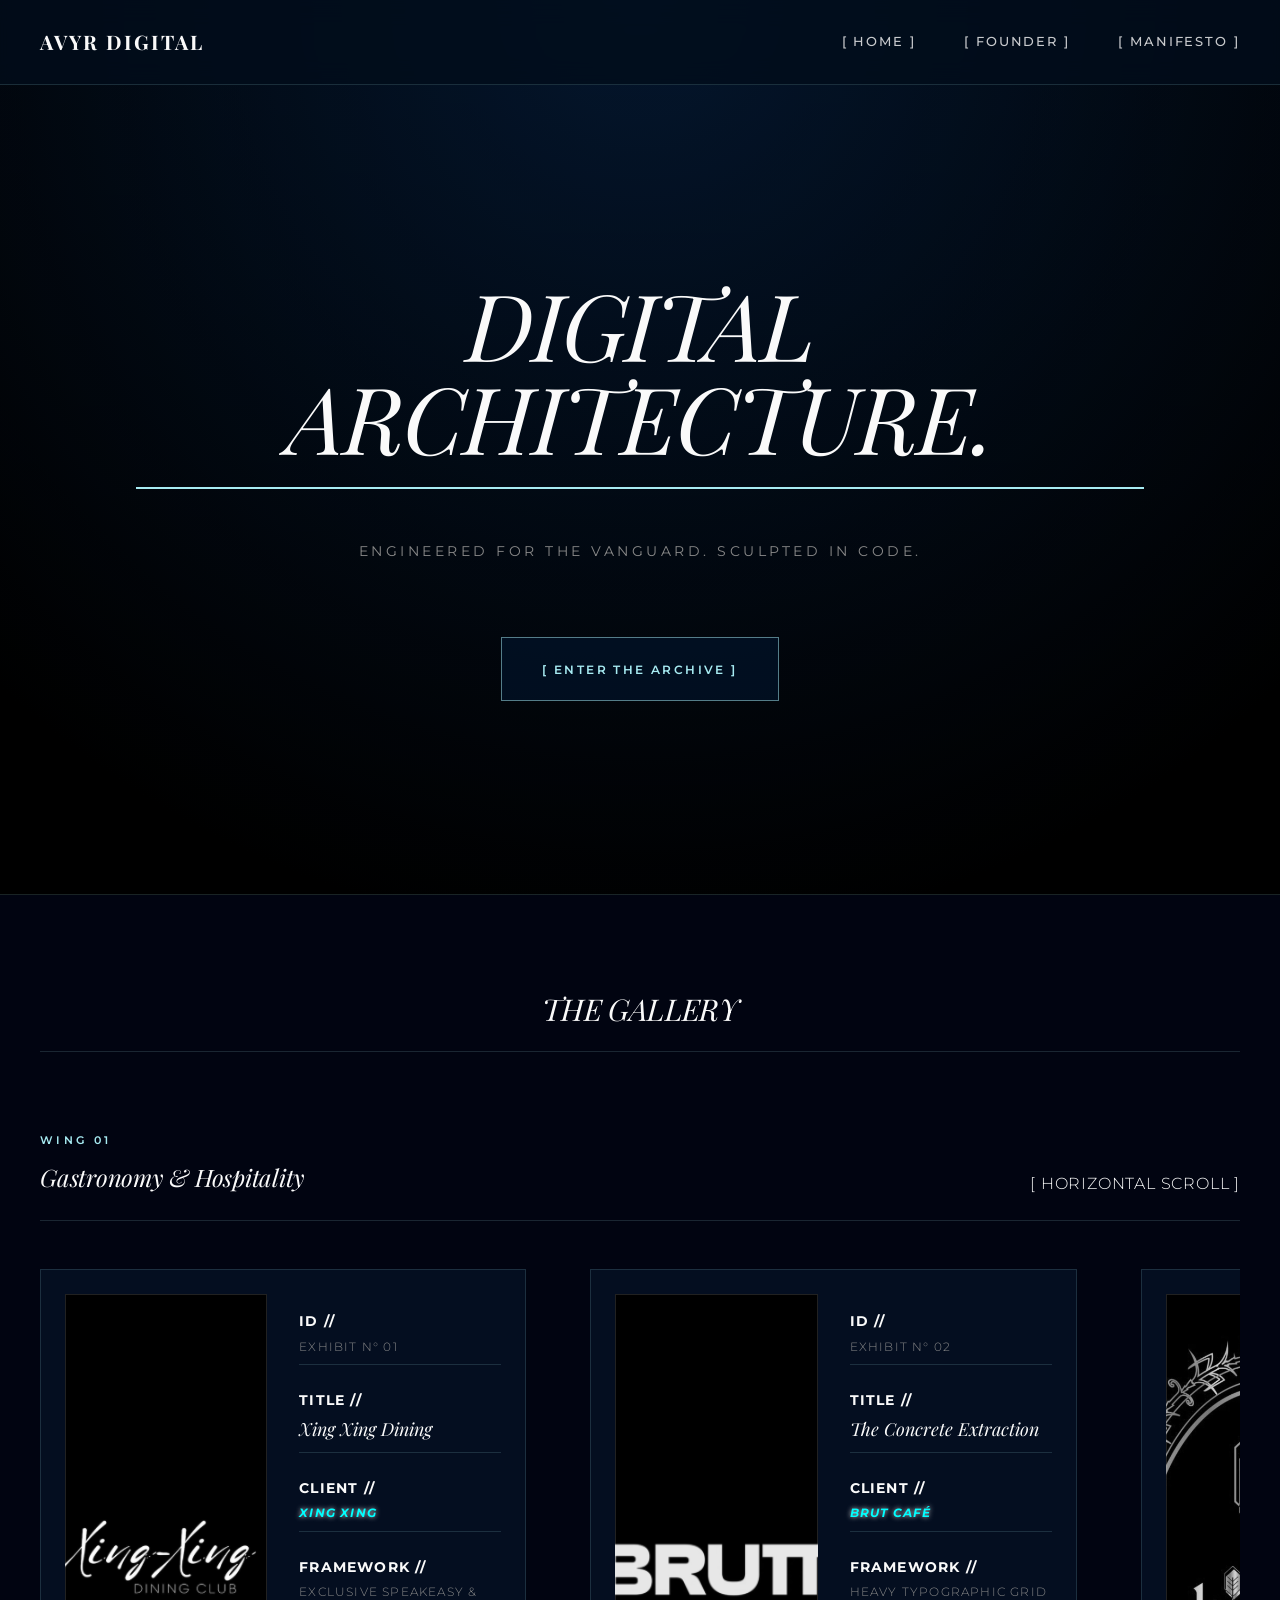
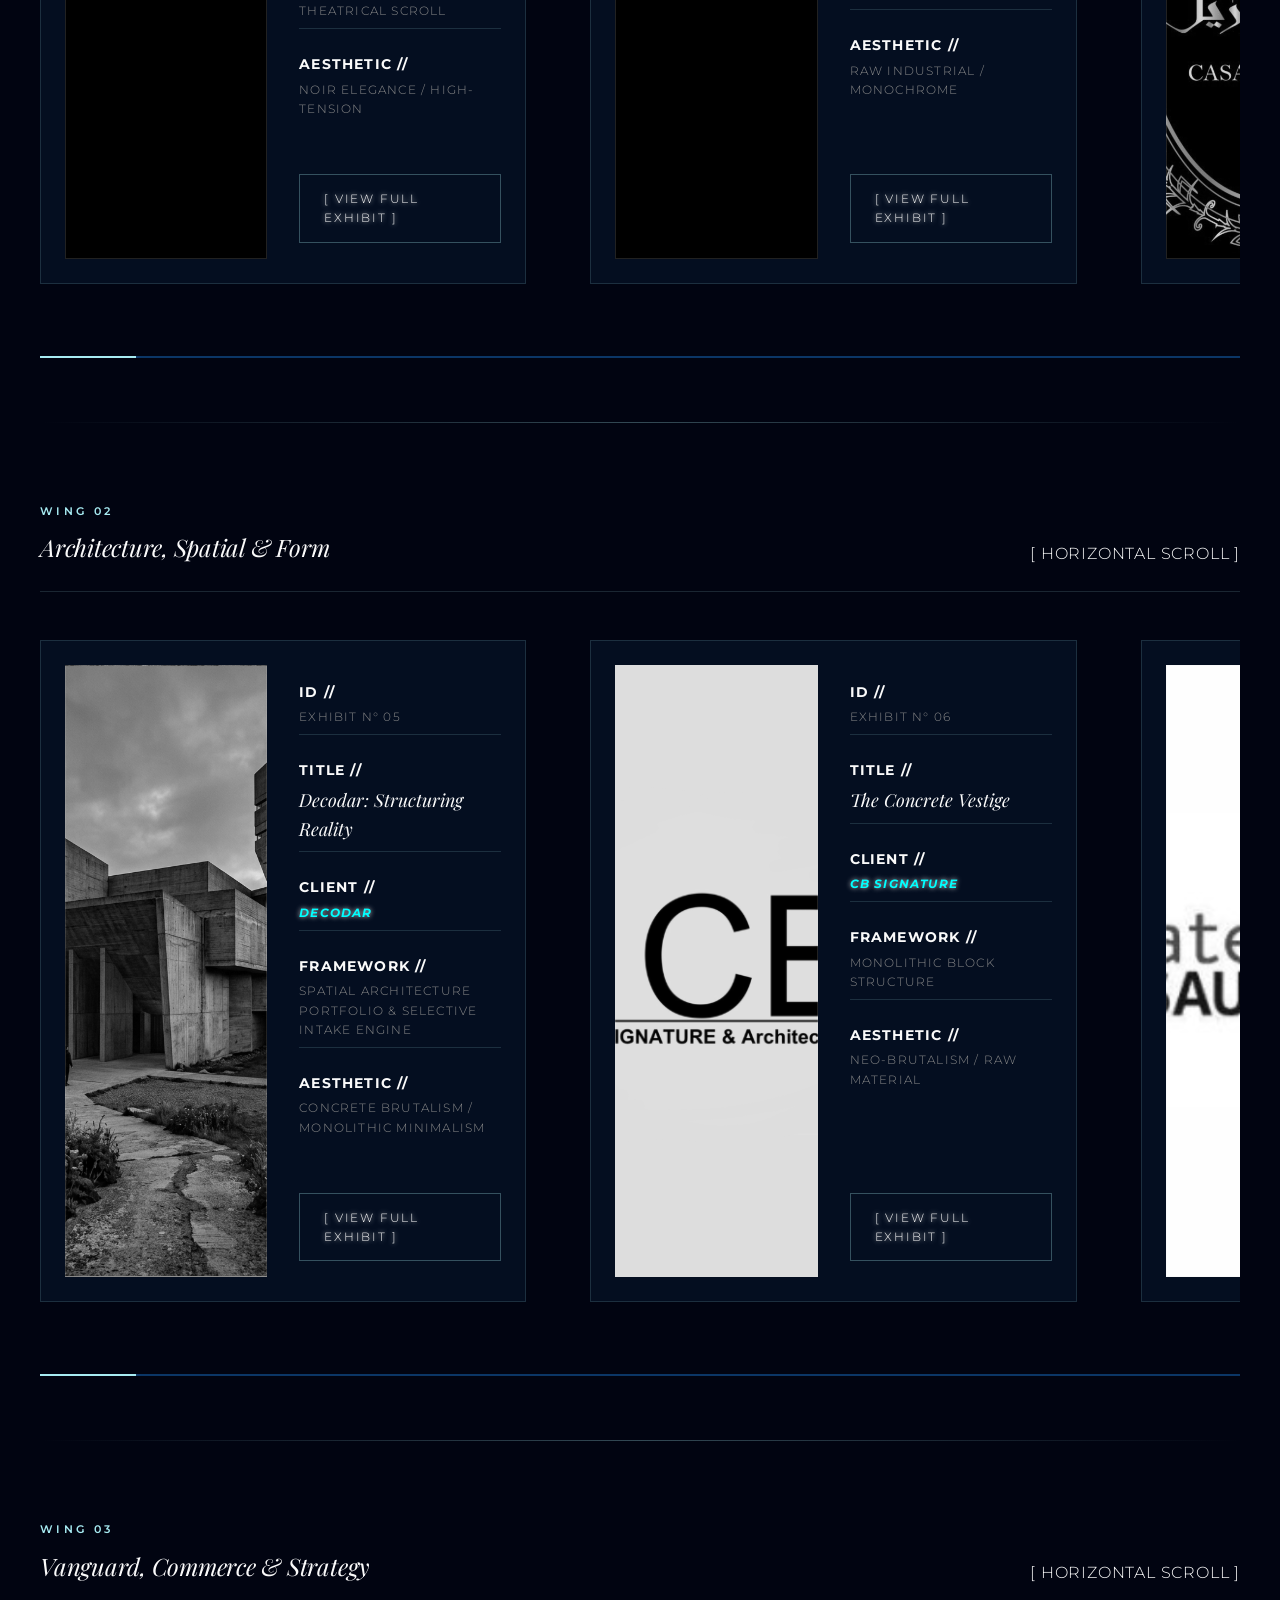
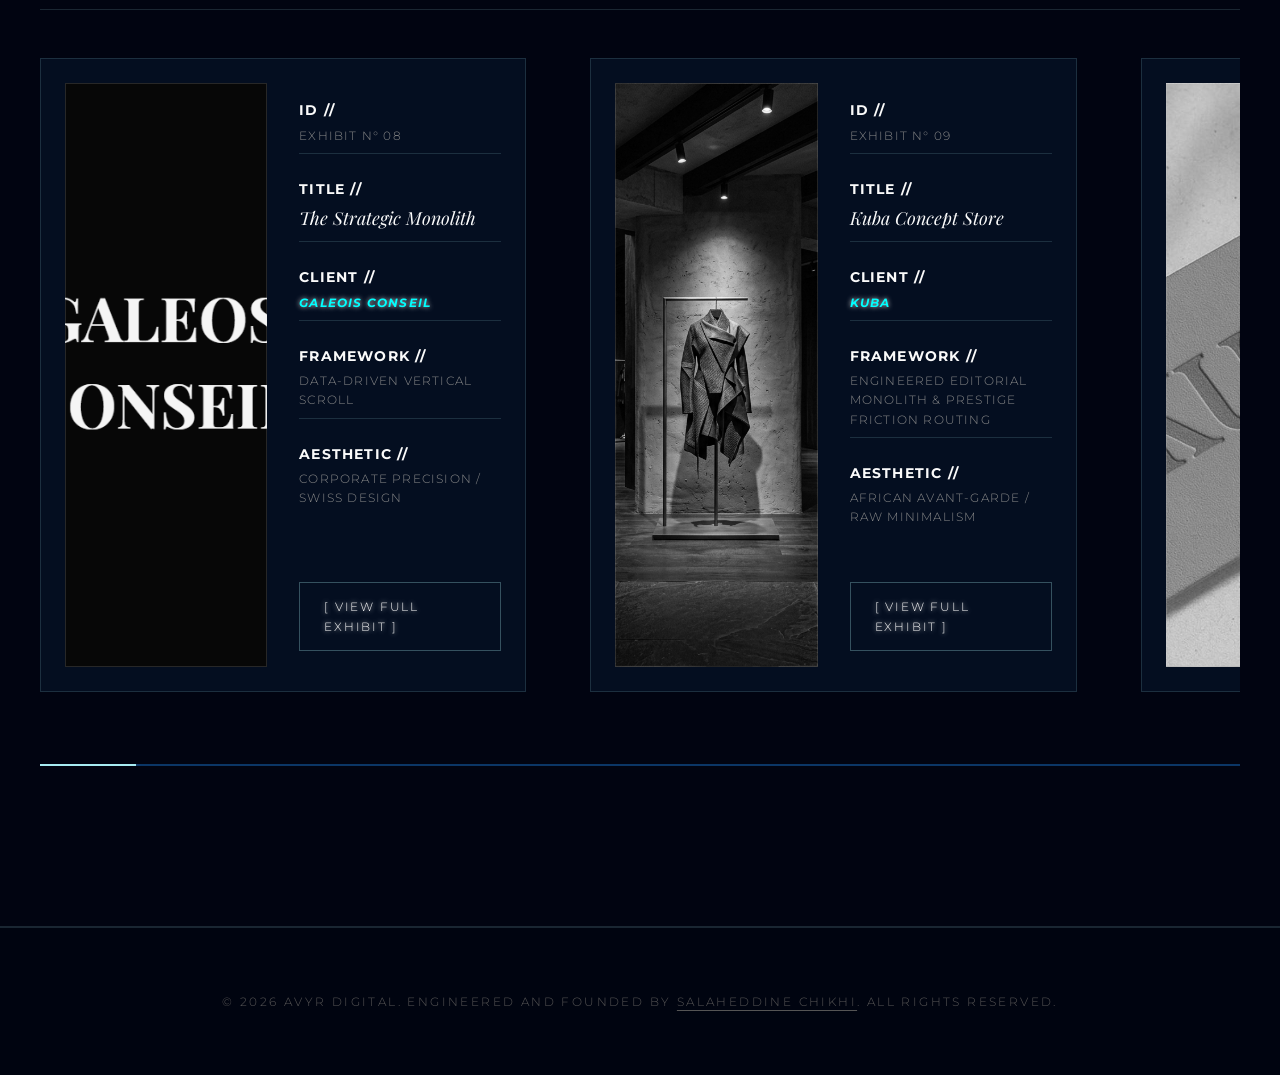
<file: archive.html>
<!DOCTYPE html>
<html lang="en">

<head>
    <meta charset="utf-8" />
    <meta name="viewport" content="width=device-width, initial-scale=1.0" />
    <title>AVYR DIGITAL Portfolio Archive</title>

    <link rel="preconnect" href="https://fonts.googleapis.com">
    <link rel="preconnect" href="https://fonts.gstatic.com" crossorigin>
    <link
        href="https://fonts.googleapis.com/css2?family=Montserrat:wght@300;400;500;600&family=Playfair+Display:ital,wght@0,400;0,600;1,400&display=swap"
        rel="stylesheet">
    <link href="https://fonts.googleapis.com/css2?family=Material+Symbols+Outlined:wght,FILL@100..700,0..1&display=swap"
        rel="stylesheet" />
    <link rel="icon" href="assets/logo.png">
    <link rel="stylesheet" href="archive.css">
</head>

<body>
    <div class="layout-container">

        <header class="site-header">
            <div class="brand">
                <h2 class="brand-name">AVYR DIGITAL</h2>
            </div>
            <nav class="site-nav">
                <a href="index.html">[ HOME ]</a>
                <a href="founder.html">[ FOUNDER ]</a>
                <a href="manifesto.html">[ MANIFESTO ]</a>
            </nav>
        </header>

        <main>
            <section class="hero-section">
                <div class="hero-bg" data-alt="Dark metallic brutalist monolith structure"
                    style='background-image: linear-gradient(rgba(0, 0, 0, 0.7) 0%, rgba(0, 0, 0, 0.9) 100%), url("https://lh3.googleusercontent.com/aida-public/[base64]");'>
                </div>
                <div class="hero-content">
                    <h1 class="hero-title">DIGITAL ARCHITECTURE.</h1>
                    <p class="hero-subtitle">ENGINEERED FOR THE VANGUARD. SCULPTED IN CODE.</p>
                    <a href="#gallery" class="btn-primary">[ ENTER THE ARCHIVE ]</a>
                </div>
            </section>

            <section class="gallery-section" id="gallery">
                <header class="gallery-header">
                    <h2>THE GALLERY</h2>
                </header>

                <!-- WING 01 -->
                <div class="wing" id="wing-1">
                    <div class="wing-header">
                        <div class="wing-label">
                            <span class="wing-number">WING 01</span>
                            <h3 class="wing-title">Gastronomy & Hospitality</h3>
                        </div>
                        <span class="scroll-hint">[ HORIZONTAL SCROLL ]</span>
                    </div>

                    <div class="gallery-carousel">
                        <article class="exhibit-card">
                            <div class="exhibit-image" data-alt="Moody mahogany bar red neon glow"
                                style='background-image: url("assets/xing xing.png");'>
                            </div>
                            <div class="exhibit-details">
                                <div class="exhibit-specs">
                                    <div class="spec-row">
                                        <span class="spec-label">ID //</span>
                                        <span class="spec-value">EXHIBIT N° 01</span>
                                    </div>
                                    <div class="spec-row">
                                        <span class="spec-label">TITLE //</span>
                                        <span class="spec-value title-value">Xing Xing Dining</span>
                                    </div>
                                    <div class="spec-row">
                                        <span class="spec-label">CLIENT //</span>
                                        <span class="spec-value business-name">Xing Xing</span>
                                    </div>
                                    <div class="spec-row">
                                        <span class="spec-label">FRAMEWORK //</span>
                                        <span class="spec-value">Exclusive Speakeasy & Theatrical Scroll</span>
                                    </div>
                                    <div class="spec-row no-border">
                                        <span class="spec-label">AESTHETIC //</span>
                                        <span class="spec-value">Noir Elegance / High-Tension</span>
                                    </div>
                                </div>
                                <a href="https://ip-yuri.github.io/xingxing/" class="btn-secondary">[ VIEW FULL EXHIBIT ]</a>
                            </div>
                        </article>

                        <article class="exhibit-card">
                            <div class="exhibit-image" data-alt="Raw concrete cafe interior monochrome"
                                style='background-image: url("assets/brutt.png");'>
                            </div>
                            <div class="exhibit-details">
                                <div class="exhibit-specs">
                                    <div class="spec-row">
                                        <span class="spec-label">ID //</span>
                                        <span class="spec-value">EXHIBIT N° 02</span>
                                    </div>
                                    <div class="spec-row">
                                        <span class="spec-label">TITLE //</span>
                                        <span class="spec-value title-value">The Concrete Extraction</span>
                                    </div>
                                    <div class="spec-row">
                                        <span class="spec-label">CLIENT //</span>
                                        <span class="spec-value business-name">BRUT CAFÉ</span>
                                    </div>
                                    <div class="spec-row">
                                        <span class="spec-label">FRAMEWORK //</span>
                                        <span class="spec-value">Heavy Typographic Grid</span>
                                    </div>
                                    <div class="spec-row no-border">
                                        <span class="spec-label">AESTHETIC //</span>
                                        <span class="spec-value">Raw Industrial / Monochrome</span>
                                    </div>
                                </div>
                                <a href="https://ip-yuri.github.io/brutt-prototype/" class="btn-secondary">[ VIEW FULL EXHIBIT ]</a>
                            </div>
                        </article>

                        <article class="exhibit-card">
                            <div class="exhibit-image" data-alt="Dark emerald luxury salon interior"
                                style='background-image: url("assets/demoiselle.png");'>
                            </div>
                            <div class="exhibit-details">
                                <div class="exhibit-specs">
                                    <div class="spec-row">
                                        <span class="spec-label">ID //</span>
                                        <span class="spec-value">EXHIBIT N° 03</span>
                                    </div>
                                    <div class="spec-row">
                                        <span class="spec-label">TITLE //</span>
                                        <span class="spec-value title-value">The Emerald Vault</span>
                                    </div>
                                    <div class="spec-row">
                                        <span class="spec-label">CLIENT //</span>
                                        <span class="spec-value business-name">Demoiselle Casablanca</span>
                                    </div>
                                    <div class="spec-row">
                                        <span class="spec-label">FRAMEWORK //</span>
                                        <span class="spec-value">Asymmetrical Editorial Grid</span>
                                    </div>
                                    <div class="spec-row no-border">
                                        <span class="spec-label">AESTHETIC //</span>
                                        <span class="spec-value">1920s Noir / Dark Luxury</span>
                                    </div>
                                </div>
                                <a href=" https://ip-yuri.github.io/demoiselle/" class="btn-secondary">[ VIEW FULL EXHIBIT ]</a>
                            </div>
                        </article>

                        <article class="exhibit-card">
                            <div class="exhibit-image" data-alt="Warm artisanal bakery storefront golden light"
                                style='background-image: url("assets/baguette.png");'>
                            </div>
                            <div class="exhibit-details">
                                <div class="exhibit-specs">
                                    <div class="spec-row">
                                        <span class="spec-label">ID //</span>
                                        <span class="spec-value">EXHIBIT N° 04</span>
                                    </div>
                                    <div class="spec-row">
                                        <span class="spec-label">TITLE //</span>
                                        <span class="spec-value title-value">The Artisanal Gallery</span>
                                    </div>
                                    <div class="spec-row">
                                        <span class="spec-label">CLIENT //</span>
                                        <span class="spec-value business-name">LA BAGUETTE FRANÇAISE</span>
                                    </div>
                                    <div class="spec-row">
                                        <span class="spec-label">FRAMEWORK //</span>
                                        <span class="spec-value">E-Commerce Tile Matrix</span>
                                    </div>
                                    <div class="spec-row no-border">
                                        <span class="spec-label">AESTHETIC //</span>
                                        <span class="spec-value">Crème & Or / Warm Minimalism</span>
                                    </div>
                                </div>
                                <a href="#" class="btn-secondary">[ VIEW FULL EXHIBIT ]</a>
                            </div>
                        </article>



                        <div class="carousel-spacer"></div>
                    </div>
                    <div class="scroll-progress">
                        <div class="scroll-progress-fill"></div>
                    </div>
                </div>

                <!-- Wing Separator -->
                <div class="wing-separator"></div>

                <!-- WING 02 -->
                <div class="wing" id="wing-2">
                    <div class="wing-header">
                        <div class="wing-label">
                            <span class="wing-number">WING 02</span>
                            <h3 class="wing-title">Architecture, Spatial & Form</h3>
                        </div>
                        <span class="scroll-hint">[ HORIZONTAL SCROLL ]</span>
                    </div>

                    <div class="gallery-carousel">
                        <article class="exhibit-card">
                            <div class="exhibit-image" data-alt="Monolithic concrete brutalist architecture"
                                style="background-image: url(assets/decodar.png);">
                            </div>
                            <div class="exhibit-details">
                                <div class="exhibit-specs">
                                    <div class="spec-row">
                                        <span class="spec-label">ID //</span>
                                        <span class="spec-value">EXHIBIT N° 05</span>
                                    </div>
                                    <div class="spec-row">
                                        <span class="spec-label">TITLE //</span>
                                        <span class="spec-value title-value">Decodar: Structuring Reality</span>
                                    </div>
                                    <div class="spec-row">
                                        <span class="spec-label">CLIENT //</span>
                                        <span class="spec-value business-name">Decodar</span>
                                    </div>
                                    <div class="spec-row">
                                        <span class="spec-label">FRAMEWORK //</span>
                                        <span class="spec-value">Spatial Architecture Portfolio & Selective Intake Engine</span>
                                    </div>
                                    <div class="spec-row no-border">
                                        <span class="spec-label">AESTHETIC //</span>
                                        <span class="spec-value">Concrete Brutalism / Monolithic Minimalism</span>
                                    </div>
                                </div>
                                <a href="https://ip-yuri.github.io/decodar/" class="btn-secondary">[ VIEW FULL EXHIBIT ]</a>
                            </div>
                        </article>

                        <article class="exhibit-card">
                            <div class="exhibit-image" data-alt="Brutalist concrete villa facade at dusk"
                                style='background-image: url("assets/cb.png");'>
                            </div>
                            <div class="exhibit-details">
                                <div class="exhibit-specs">
                                    <div class="spec-row">
                                        <span class="spec-label">ID //</span>
                                        <span class="spec-value">EXHIBIT N° 06</span>
                                    </div>
                                    <div class="spec-row">
                                        <span class="spec-label">TITLE //</span>
                                        <span class="spec-value title-value">The Concrete Vestige</span>
                                    </div>
                                    <div class="spec-row">
                                        <span class="spec-label">CLIENT //</span>
                                        <span class="spec-value business-name">CB Signature</span>
                                    </div>
                                    <div class="spec-row">
                                        <span class="spec-label">FRAMEWORK //</span>
                                        <span class="spec-value">Monolithic Block Structure</span>
                                    </div>
                                    <div class="spec-row no-border">
                                        <span class="spec-label">AESTHETIC //</span>
                                        <span class="spec-value">Neo-Brutalism / Raw Material</span>
                                    </div>
                                </div>
                                <a href="https://ip-yuri.github.io/cb_signature/" class="btn-secondary">[ VIEW FULL EXHIBIT ]</a>
                            </div>
                        </article>

                        <article class="exhibit-card">
                            <div class="exhibit-image" data-alt="Organic earthen architecture landscape"
                                style="background-image: url(assets/atelier-sauvage.png);">
                            </div>
                            <div class="exhibit-details">
                                <div class="exhibit-specs">
                                    <div class="spec-row">
                                        <span class="spec-label">ID //</span>
                                        <span class="spec-value">EXHIBIT N° 07</span>
                                    </div>
                                    <div class="spec-row">
                                        <span class="spec-label">TITLE //</span>
                                        <span class="spec-value title-value">The Material Topography</span>
                                    </div>
                                    <div class="spec-row">
                                        <span class="spec-label">CLIENT //</span>
                                        <span class="spec-value business-name">ATELIER SAUVAGE</span>
                                    </div>
                                    <div class="spec-row">
                                        <span class="spec-label">FRAMEWORK //</span>
                                        <span class="spec-value">Fluid Spatial Layout</span>
                                    </div>
                                    <div class="spec-row no-border">
                                        <span class="spec-label">AESTHETIC //</span>
                                        <span class="spec-value">Organic Texture / Earthen Minimalism</span>
                                    </div>
                                </div>
                                <a href="https://ip-yuri.github.io/atelier-sauvage/" class="btn-secondary">[ VIEW FULL EXHIBIT ]</a>
                            </div>
                        </article>


                        <div class="carousel-spacer"></div>
                    </div>
                    <div class="scroll-progress">
                        <div class="scroll-progress-fill"></div>
                    </div>
                </div>

                <!-- Wing Separator -->
                <div class="wing-separator"></div>

                <!-- WING 03 -->
                <div class="wing" id="wing-3">
                    <div class="wing-header">
                        <div class="wing-label">
                            <span class="wing-number">WING 03</span>
                            <h3 class="wing-title">Vanguard, Commerce & Strategy</h3>
                        </div>
                        <span class="scroll-hint">[ HORIZONTAL SCROLL ]</span>
                    </div>

                    <div class="gallery-carousel">
                        <article class="exhibit-card">
                            <div class="exhibit-image" data-alt="Swiss design corporate precision vertical layout"
                                style="background-image: url(assets/GALEOS.png);">
                            </div>
                            <div class="exhibit-details">
                                <div class="exhibit-specs">
                                    <div class="spec-row">
                                        <span class="spec-label">ID //</span>
                                        <span class="spec-value">EXHIBIT N° 08</span>
                                    </div>
                                    <div class="spec-row">
                                        <span class="spec-label">TITLE //</span>
                                        <span class="spec-value title-value">The Strategic Monolith</span>
                                    </div>
                                    <div class="spec-row">
                                        <span class="spec-label">CLIENT //</span>
                                        <span class="spec-value business-name">GALEOIS CONSEIL</span>
                                    </div>
                                    <div class="spec-row">
                                        <span class="spec-label">FRAMEWORK //</span>
                                        <span class="spec-value">Data-Driven Vertical Scroll</span>
                                    </div>
                                    <div class="spec-row no-border">
                                        <span class="spec-label">AESTHETIC //</span>
                                        <span class="spec-value">Corporate Precision / Swiss Design</span>
                                    </div>
                                </div>
                                <a href="https://ip-yuri.github.io/galeos_conseil/" class="btn-secondary">[ VIEW FULL EXHIBIT ]</a>
                            </div>
                        </article>

                        <article class="exhibit-card">
                            <div class="exhibit-image" data-alt="Minimalist African Avant-Garde luxury retail space"
                                style="background-image: url(assets/kuba.png);">
                            </div>
                            <div class="exhibit-details">
                                <div class="exhibit-specs">
                                    <div class="spec-row">
                                        <span class="spec-label">ID //</span>
                                        <span class="spec-value">EXHIBIT N° 09</span>
                                    </div>
                                    <div class="spec-row">
                                        <span class="spec-label">TITLE //</span>
                                        <span class="spec-value title-value">Kuba Concept Store</span>
                                    </div>
                                    <div class="spec-row">
                                        <span class="spec-label">CLIENT //</span>
                                        <span class="spec-value business-name">Kuba</span>
                                    </div>
                                    <div class="spec-row">
                                        <span class="spec-label">FRAMEWORK //</span>
                                        <span class="spec-value">Engineered Editorial Monolith & Prestige Friction Routing</span>
                                    </div>
                                    <div class="spec-row no-border">
                                        <span class="spec-label">AESTHETIC //</span>
                                        <span class="spec-value">African Avant-Garde / Raw Minimalism</span>
                                    </div>
                                </div>
                                <a href="https://ip-yuri.github.io/kuba_concept_store/" class="btn-secondary">[ VIEW FULL EXHIBIT ]</a>
                            </div>
                        </article>

                        <article class="exhibit-card">
                            <div class="exhibit-image" data-alt="High speed creative agency dynamic portfolio"
                                style="background-image: url(assets/kutt.png);">
                            </div>
                            <div class="exhibit-details">
                                <div class="exhibit-specs">
                                    <div class="spec-row">
                                        <span class="spec-label">ID //</span>
                                        <span class="spec-value">EXHIBIT N° 10</span>
                                    </div>
                                    <div class="spec-row">
                                        <span class="spec-label">TITLE //</span>
                                        <span class="spec-value title-value">The Velocity Engine</span>
                                    </div>
                                    <div class="spec-row">
                                        <span class="spec-label">CLIENT //</span>
                                        <span class="spec-value business-name">KUTT AGENCY</span>
                                    </div>
                                    <div class="spec-row">
                                        <span class="spec-label">FRAMEWORK //</span>
                                        <span class="spec-value">Dynamic Masonry Portfolio</span>
                                    </div>
                                    <div class="spec-row no-border">
                                        <span class="spec-label">AESTHETIC //</span>
                                        <span class="spec-value">Avant-Garde / High-Speed Creative</span>
                                    </div>
                                </div>
                                <a href="#" class="btn-secondary">[ VIEW FULL EXHIBIT ]</a>
                            </div>
                        </article>


                        <div class="carousel-spacer"></div>
                    </div>
                    <div class="scroll-progress">
                        <div class="scroll-progress-fill"></div>
                    </div>
                </div>

            </section>
        </main>

        <footer class="site-footer">
            <p class="copyright">© 2026 AVYR DIGITAL. Engineered and Founded by <a href="founder.html" style="color: inherit; text-decoration: underline; text-underline-offset: 4px;">Salaheddine CHIKHI</a>. All rights reserved.</p>
        </footer>
    </div>

    <script>
        document.querySelectorAll('.gallery-carousel').forEach(carousel => {
            const fill = carousel.parentElement.querySelector('.scroll-progress-fill');
            if (!fill) return;
            carousel.addEventListener('scroll', () => {
                const max = carousel.scrollWidth - carousel.clientWidth;
                const pct = max > 0 ? (carousel.scrollLeft / max) * 100 : 0;
                fill.style.width = Math.max(pct, 5) + '%';
            });
        });
    </script>
</body>

</html>
</file>
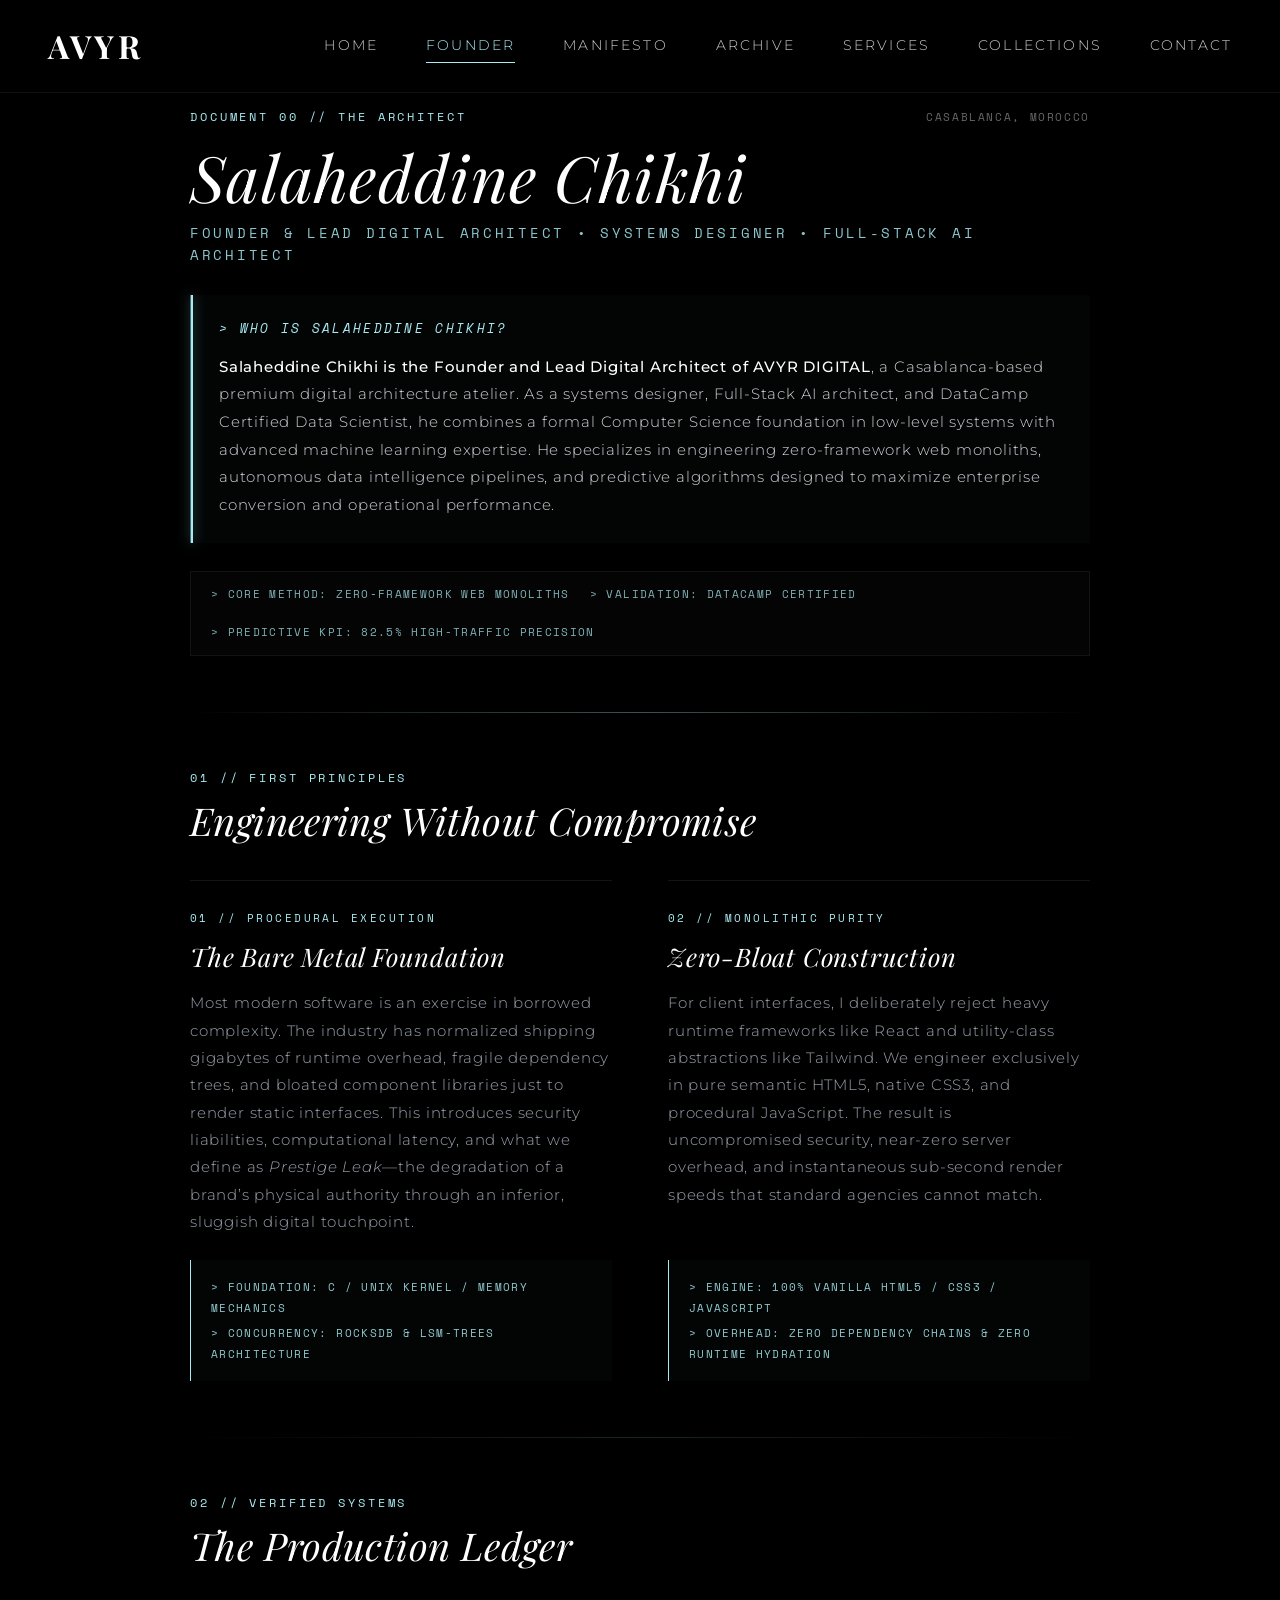
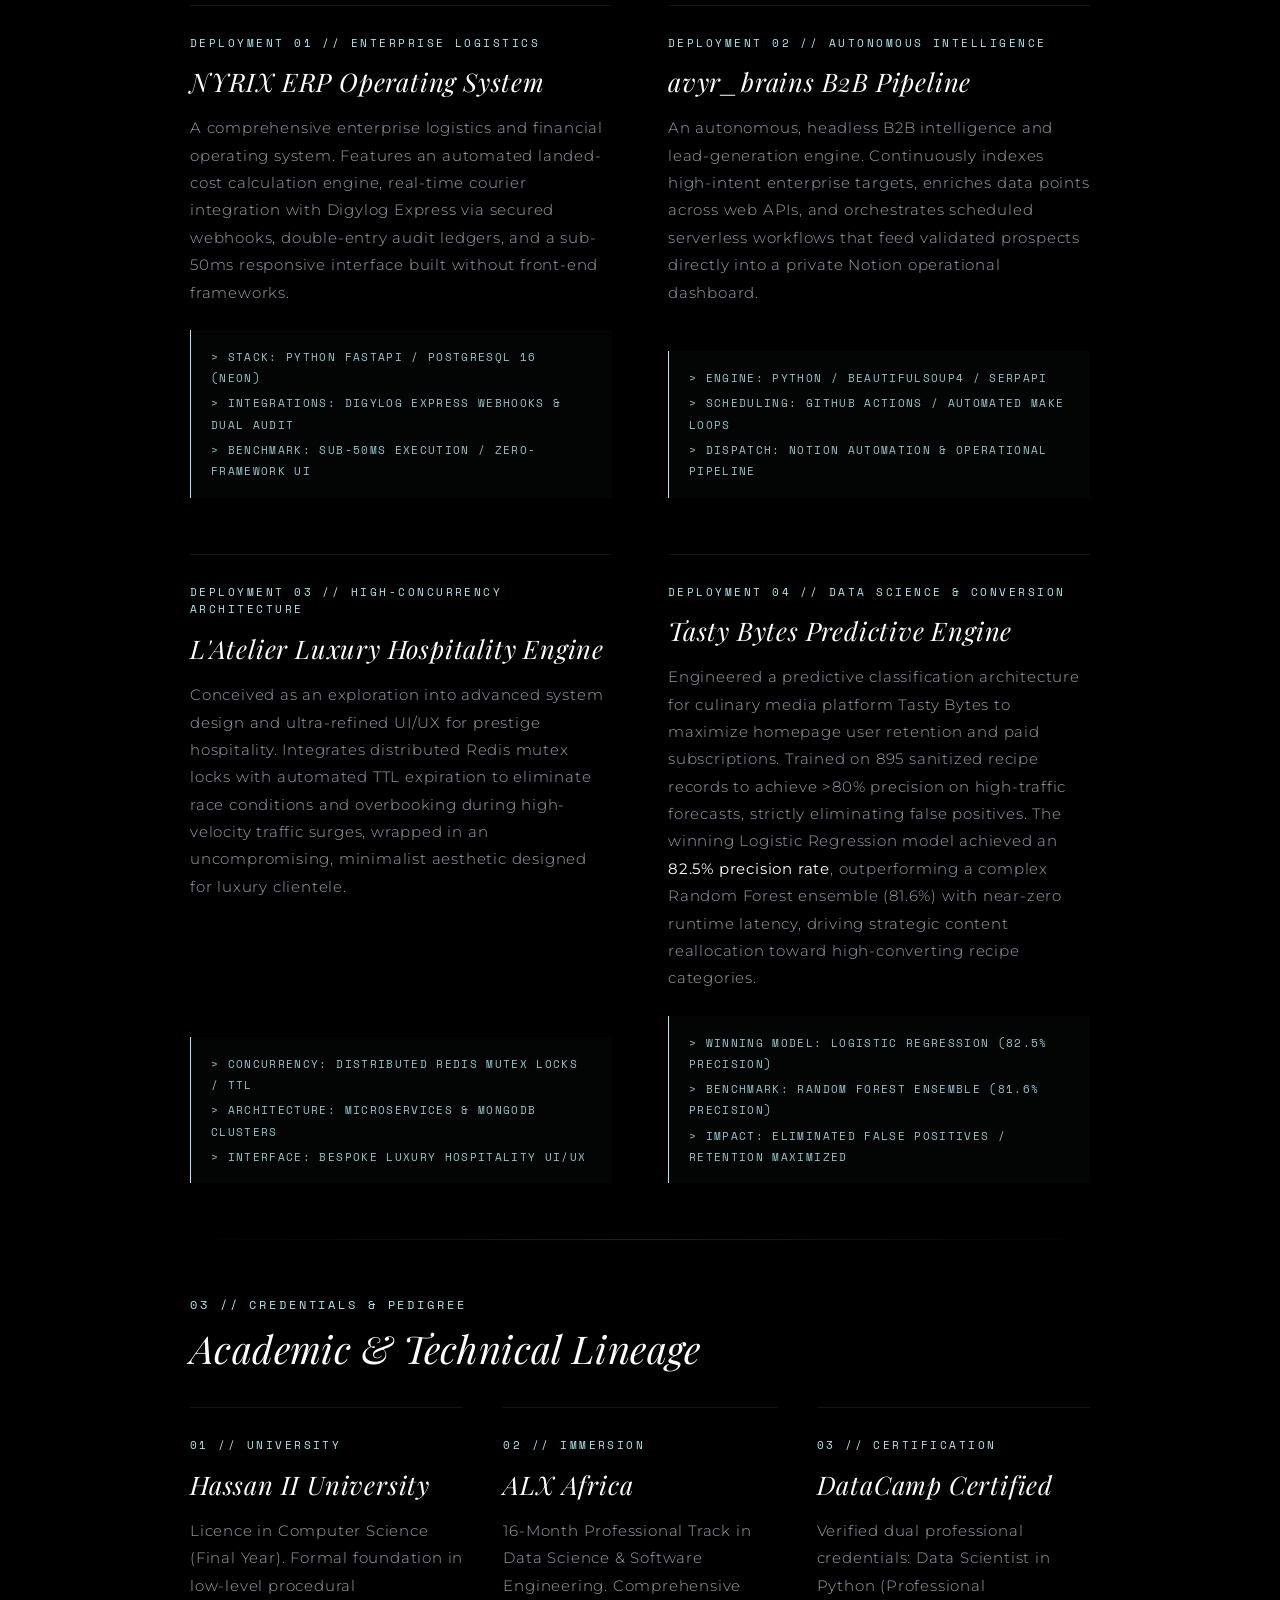
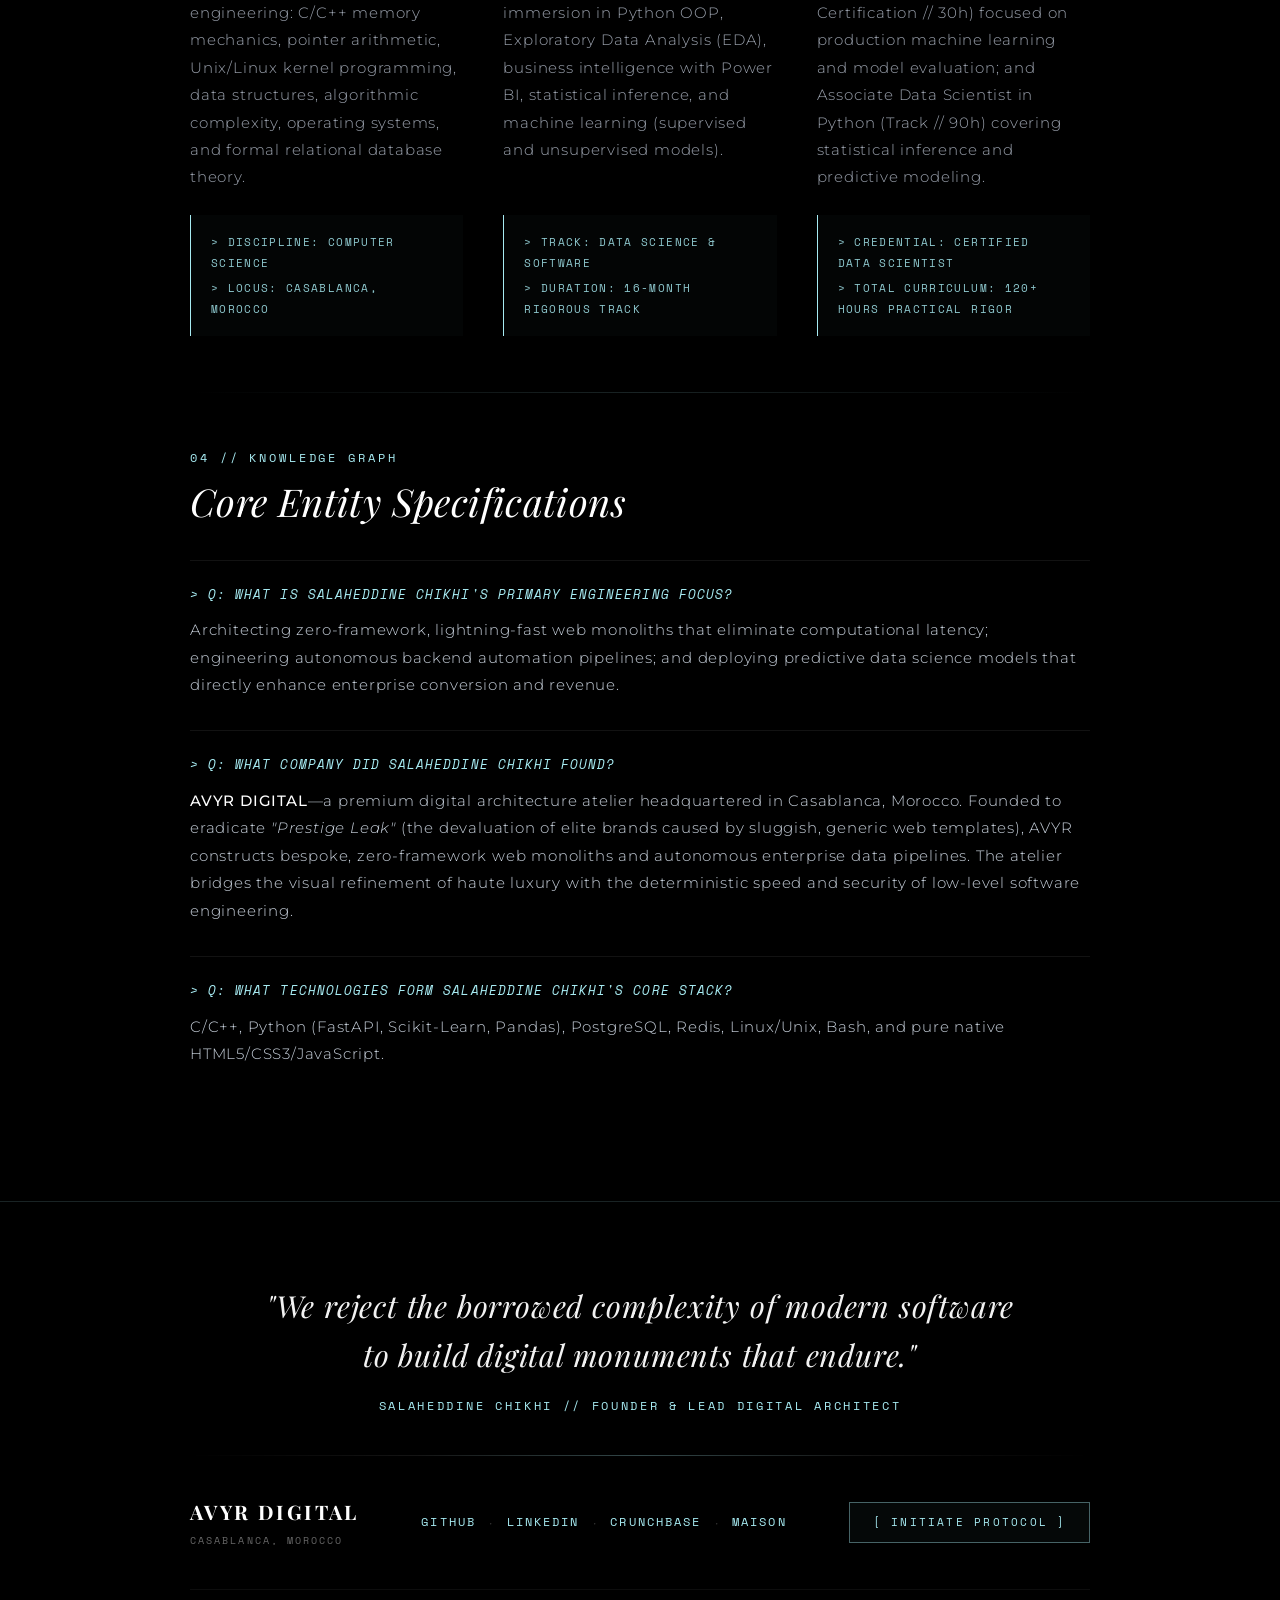
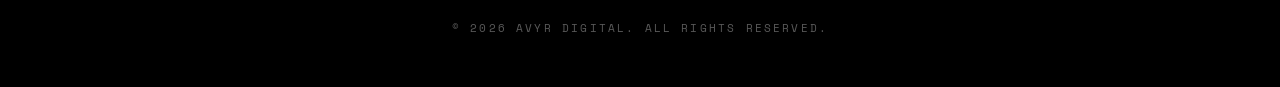
<file: founder.html>
<!DOCTYPE html>
<html lang="en">

<head>
    <meta charset="UTF-8">
    <meta name="viewport" content="width=device-width, initial-scale=1.0">
    <meta name="author" content="Salaheddine Chikhi">
    <meta name="description" content="Salaheddine Chikhi is the Founder and Lead Digital Architect of AVYR DIGITAL, a systems designer, Full-Stack AI architect, and DataCamp Certified Data Scientist.">
    <link rel="canonical" href="https://avyrdigital.com/founder.html">

    <!-- OpenGraph Metadata -->
    <meta property="og:site_name" content="AVYR DIGITAL">
    <meta property="og:type" content="profile">
    <meta property="og:url" content="https://avyrdigital.com/founder.html">
    <meta property="og:title" content="Salaheddine Chikhi | Founder & Lead Digital Architect | AVYR DIGITAL">
    <meta property="og:description" content="Salaheddine Chikhi is the Founder and Lead Digital Architect of AVYR DIGITAL. Systems designer, Full-Stack AI architect, and DataCamp Certified Data Scientist.">
    <meta property="og:image" content="https://avyrdigital.com/assets/avyr-digital.jpg">

    <link rel="icon" href="assets/logo.png">
    <meta name="theme-color" content="#000000">
    <title>Salaheddine Chikhi | Founder & Lead Digital Architect | AVYR DIGITAL</title>

    <!-- Typography -->
    <link rel="preconnect" href="https://fonts.googleapis.com">
    <link rel="preconnect" href="https://fonts.gstatic.com" crossorigin>
    <link href="https://fonts.googleapis.com/css2?family=Montserrat:wght@300;400;500;600&family=Playfair+Display:ital,wght@0,400;0,600;1,400&family=Space+Mono:wght@400;700&display=swap" rel="stylesheet">

    <!-- CSS Architecture (Global + Manifesto Foundations + Eye-Easing Founder Styles) -->
    <link rel="stylesheet" href="styles.min.css">
    <link rel="stylesheet" href="manifesto.css">
    <link rel="stylesheet" href="founder.css">

    <!-- Schema.org Knowledge Graph / Entity Graph -->
    <script type="application/ld+json">
    {
      "@context": "https://schema.org",
      "@graph": [
        {
          "@type": "Person",
          "@id": "https://avyrdigital.com/founder.html#person",
          "name": "Salaheddine Chikhi",
          "givenName": "Salaheddine",
          "familyName": "Chikhi",
          "jobTitle": "Founder & Lead Digital Architect",
          "description": "Founder and Lead Digital Architect of AVYR DIGITAL. Systems designer, Full-Stack AI architect, and DataCamp Certified Data Scientist.",
          "disambiguatingDescription": "Casablanca-based Founder and Lead Digital Architect of AVYR DIGITAL, systems designer, Full-Stack AI architect, and DataCamp Certified Data Scientist.",
          "url": "https://avyrdigital.com/founder.html",
          "image": "https://avyrdigital.com/assets/avyr-digital.jpg",
          "worksFor": {
            "@type": "Organization",
            "@id": "https://avyrdigital.com/#organization",
            "name": "AVYR DIGITAL",
            "url": "https://avyrdigital.com"
          },
          "alumniOf": [
            {
              "@type": "EducationalOrganization",
              "name": "Hassan II University",
              "address": {
                "@type": "PostalAddress",
                "addressLocality": "Casablanca",
                "addressCountry": "Morocco"
              }
            },
            {
              "@type": "EducationalOrganization",
              "name": "ALX Africa"
            }
          ],
          "hasCredential": [
            {
              "@type": "EducationalOccupationalCredential",
              "name": "DataCamp Certified Data Scientist (Professional)",
              "credentialCategory": "Professional Certification",
              "recognizedBy": {
                "@type": "Organization",
                "name": "DataCamp"
              }
            },
            {
              "@type": "EducationalOccupationalCredential",
              "name": "DataCamp Certified Associate Data Scientist",
              "credentialCategory": "Certification",
              "recognizedBy": {
                "@type": "Organization",
                "name": "DataCamp"
              }
            }
          ],
          "knowsAbout": [
            "Systems Architecture",
            "Low-Level Programming",
            "C/C++",
            "Python",
            "FastAPI",
            "Data Science",
            "Machine Learning",
            "Relational Database Theory",
            "PostgreSQL",
            "Redis Concurrency",
            "Zero-Framework Web Engineering"
          ],
          "sameAs": [
            "https://github.com/IP-Yuri",
            "https://www.linkedin.com/in/salaheddine-chikhi/",
            "https://www.crunchbase.com/organization/avyr-digital"
          ]
        },
        {
          "@type": "Organization",
          "@id": "https://avyrdigital.com/#organization",
          "name": "AVYR DIGITAL",
          "url": "https://avyrdigital.com",
          "logo": "https://avyrdigital.com/assets/logo.png",
          "founder": {
            "@id": "https://avyrdigital.com/founder.html#person"
          },
          "sameAs": [
            "https://www.crunchbase.com/organization/avyr-digital",
            "https://www.instagram.com/avyr.digital"
          ]
        }
      ]
    }
    </script>
</head>

<body class="manifesto-body">

    <!-- Fixed Navigation (Exact AVYR Standard) -->
    <nav class="navbar text-white">
        <a href="index.html" class="logo">AVYR</a>
        <div class="nav-links manifesto-nav">
            <a href="index.html#hero" class="nav-link">Home</a>
            <a href="founder.html" class="nav-link active-founder">Founder</a>
            <a href="manifesto.html" class="nav-link">Manifesto</a>
            <a href="archive.html" class="nav-link">Archive</a>
            <a href="index.html#capabilities" class="nav-link">Services</a>
            <a href="index.html#collections" class="nav-link">Collections</a>
            <a href="index.html#contact" class="nav-link">Contact</a>
        </div>
        <!-- Mobile Hamburger -->
        <button class="hamburger" aria-label="Toggle menu" onclick="toggleMenu()">
            <span class="hamburger-line"></span>
            <span class="hamburger-line"></span>
            <span class="hamburger-line"></span>
        </button>
    </nav>

    <!-- Mobile Menu Drawer -->
    <div class="mobile-menu" id="mobile-menu">
        <a href="index.html#hero" class="mobile-nav-link" onclick="closeMenu()">Home</a>
        <a href="founder.html" class="mobile-nav-link" onclick="closeMenu()">Founder</a>
        <a href="manifesto.html" class="mobile-nav-link" onclick="closeMenu()">Manifesto</a>
        <a href="archive.html" class="mobile-nav-link" onclick="closeMenu()">Archive</a>
        <a href="index.html#capabilities" class="mobile-nav-link" onclick="closeMenu()">Services</a>
        <a href="index.html#collections" class="mobile-nav-link" onclick="closeMenu()">Collections</a>
        <a href="index.html#contact" class="mobile-nav-link" onclick="closeMenu()">Contact</a>
    </div>

    <!-- Main Wrapper -->
    <main class="founder-wrapper">
        <div class="founder-main-container">

            <!-- ===================================================================
                 SECTION 1: HERO & IMMEDIATE BIO (ABOVE-THE-FOLD LOCKUP)
                 =================================================================== -->
            <section id="founder-bio" class="founder-hero-lockup">
                <div class="hero-meta-row">
                    <span class="hero-doc-tag">DOCUMENT 00 // THE ARCHITECT</span>
                    <span class="hero-locus-tag">CASABLANCA, MOROCCO</span>
                </div>

                <h1 class="hero-founder-name">Salaheddine Chikhi</h1>
                <span class="hero-founder-title">Founder & Lead Digital Architect &bull; Systems Designer &bull; Full-Stack AI Architect</span>

                <!-- Eye-Easing Bio Box (Immediate Visibility Above the Fold) -->
                <div class="hero-bio-container">
                    <h2 class="hero-bio-query">> Who is Salaheddine Chikhi?</h2>
                    <p class="hero-bio-text">
                        <strong>Salaheddine Chikhi is the Founder and Lead Digital Architect of AVYR DIGITAL</strong>, a Casablanca-based premium digital architecture atelier. As a systems designer, Full-Stack AI architect, and DataCamp Certified Data Scientist, he combines a formal Computer Science foundation in low-level systems with advanced machine learning expertise. He specializes in engineering zero-framework web monoliths, autonomous data intelligence pipelines, and predictive algorithms designed to maximize enterprise conversion and operational performance.
                    </p>
                </div>

                <!-- Strategic Quick Data Strip -->
                <div class="hero-specs-strip">
                    <span>> CORE METHOD: ZERO-FRAMEWORK WEB MONOLITHS</span>
                    <span>> VALIDATION: DATACAMP CERTIFIED</span>
                    <span>> PREDICTIVE KPI: 82.5% HIGH-TRAFFIC PRECISION</span>
                </div>
            </section>

            <div class="founder-laser-line"></div>

            <!-- ===================================================================
                 SECTION 2: FIRST-PRINCIPLES PHILOSOPHY
                 =================================================================== -->
            <section id="philosophy">
                <div class="founder-section-head">
                    <span class="founder-section-label">01 // FIRST PRINCIPLES</span>
                    <h2 class="founder-section-h2">Engineering Without Compromise</h2>
                </div>

                <div class="philosophy-grid">
                    
                    <div class="founder-pillar">
                        <span class="pillar-tag">01 // PROCEDURAL EXECUTION</span>
                        <h3 class="pillar-title">The Bare Metal Foundation</h3>
                        <p class="pillar-body">
                            Most modern software is an exercise in borrowed complexity. The industry has normalized shipping gigabytes of runtime overhead, fragile dependency trees, and bloated component libraries just to render static interfaces. This introduces security liabilities, computational latency, and what we define as <em>Prestige Leak</em>—the degradation of a brand’s physical authority through an inferior, sluggish digital touchpoint.
                        </p>
                        <div class="pillar-spec-block">
                            <span>> FOUNDATION: C / UNIX KERNEL / MEMORY MECHANICS</span>
                            <span>> CONCURRENCY: ROCKSDB & LSM-TREES ARCHITECTURE</span>
                        </div>
                    </div>

                    <div class="founder-pillar">
                        <span class="pillar-tag">02 // MONOLITHIC PURITY</span>
                        <h3 class="pillar-title">Zero-Bloat Construction</h3>
                        <p class="pillar-body">
                            For client interfaces, I deliberately reject heavy runtime frameworks like React and utility-class abstractions like Tailwind. We engineer exclusively in pure semantic HTML5, native CSS3, and procedural JavaScript. The result is uncompromised security, near-zero server overhead, and instantaneous sub-second render speeds that standard agencies cannot match.
                        </p>
                        <div class="pillar-spec-block">
                            <span>> ENGINE: 100% VANILLA HTML5 / CSS3 / JAVASCRIPT</span>
                            <span>> OVERHEAD: ZERO DEPENDENCY CHAINS & ZERO RUNTIME HYDRATION</span>
                        </div>
                    </div>

                </div>
            </section>

            <div class="founder-laser-line faded"></div>

            <!-- ===================================================================
                 SECTION 3: PRODUCTION LEDGER (2X2 GRID)
                 =================================================================== -->
            <section id="production-ledger">
                <div class="founder-section-head">
                    <span class="founder-section-label">02 // VERIFIED SYSTEMS</span>
                    <h2 class="founder-section-h2">The Production Ledger</h2>
                </div>

                <div class="ledger-2x2-grid">

                    <!-- Deployment 01 -->
                    <div class="founder-pillar">
                        <span class="pillar-tag">DEPLOYMENT 01 // ENTERPRISE LOGISTICS</span>
                        <h3 class="pillar-title">NYRIX ERP Operating System</h3>
                        <p class="pillar-body">
                            A comprehensive enterprise logistics and financial operating system. Features an automated landed-cost calculation engine, real-time courier integration with Digylog Express via secured webhooks, double-entry audit ledgers, and a sub-50ms responsive interface built without front-end frameworks.
                        </p>
                        <div class="pillar-spec-block">
                            <span>> STACK: PYTHON FASTAPI / POSTGRESQL 16 (NEON)</span>
                            <span>> INTEGRATIONS: DIGYLOG EXPRESS WEBHOOKS & DUAL AUDIT</span>
                            <span>> BENCHMARK: SUB-50MS EXECUTION / ZERO-FRAMEWORK UI</span>
                        </div>
                    </div>

                    <!-- Deployment 02 -->
                    <div class="founder-pillar">
                        <span class="pillar-tag">DEPLOYMENT 02 // AUTONOMOUS INTELLIGENCE</span>
                        <h3 class="pillar-title">avyr_brains B2B Pipeline</h3>
                        <p class="pillar-body">
                            An autonomous, headless B2B intelligence and lead-generation engine. Continuously indexes high-intent enterprise targets, enriches data points across web APIs, and orchestrates scheduled serverless workflows that feed validated prospects directly into a private Notion operational dashboard.
                        </p>
                        <div class="pillar-spec-block">
                            <span>> ENGINE: PYTHON / BEAUTIFULSOUP4 / SERPAPI</span>
                            <span>> SCHEDULING: GITHUB ACTIONS / AUTOMATED MAKE LOOPS</span>
                            <span>> DISPATCH: NOTION AUTOMATION & OPERATIONAL PIPELINE</span>
                        </div>
                    </div>

                    <!-- Deployment 03 -->
                    <div class="founder-pillar">
                        <span class="pillar-tag">DEPLOYMENT 03 // HIGH-CONCURRENCY ARCHITECTURE</span>
                        <h3 class="pillar-title">L'Atelier Luxury Hospitality Engine</h3>
                        <p class="pillar-body">
                            Conceived as an exploration into advanced system design and ultra-refined UI/UX for prestige hospitality. Integrates distributed Redis mutex locks with automated TTL expiration to eliminate race conditions and overbooking during high-velocity traffic surges, wrapped in an uncompromising, minimalist aesthetic designed for luxury clientele.
                        </p>
                        <div class="pillar-spec-block">
                            <span>> CONCURRENCY: DISTRIBUTED REDIS MUTEX LOCKS / TTL</span>
                            <span>> ARCHITECTURE: MICROSERVICES & MONGODB CLUSTERS</span>
                            <span>> INTERFACE: BESPOKE LUXURY HOSPITALITY UI/UX</span>
                        </div>
                    </div>

                    <!-- Deployment 04 -->
                    <div class="founder-pillar">
                        <span class="pillar-tag">DEPLOYMENT 04 // DATA SCIENCE & CONVERSION</span>
                        <h3 class="pillar-title">Tasty Bytes Predictive Engine</h3>
                        <p class="pillar-body">
                            Engineered a predictive classification architecture for culinary media platform Tasty Bytes to maximize homepage user retention and paid subscriptions. Trained on 895 sanitized recipe records to achieve &gt;80% precision on high-traffic forecasts, strictly eliminating false positives. The winning Logistic Regression model achieved an <strong>82.5% precision rate</strong>, outperforming a complex Random Forest ensemble (81.6%) with near-zero runtime latency, driving strategic content reallocation toward high-converting recipe categories.
                        </p>
                        <div class="pillar-spec-block">
                            <span>> WINNING MODEL: LOGISTIC REGRESSION (82.5% PRECISION)</span>
                            <span>> BENCHMARK: RANDOM FOREST ENSEMBLE (81.6% PRECISION)</span>
                            <span>> IMPACT: ELIMINATED FALSE POSITIVES / RETENTION MAXIMIZED</span>
                        </div>
                    </div>

                </div>
            </section>

            <div class="founder-laser-line faded"></div>

            <!-- ===================================================================
                 SECTION 4: ACADEMIC PEDIGREE (3 COLUMNS)
                 =================================================================== -->
            <section id="pedigree">
                <div class="founder-section-head">
                    <span class="founder-section-label">03 // CREDENTIALS & PEDIGREE</span>
                    <h2 class="founder-section-h2">Academic & Technical Lineage</h2>
                </div>

                <div class="pedigree-3col-grid">

                    <div class="founder-pillar">
                        <span class="pillar-tag">01 // UNIVERSITY</span>
                        <h3 class="pillar-title">Hassan II University</h3>
                        <p class="pillar-body">
                            Licence in Computer Science (Final Year). Formal foundation in low-level procedural engineering: C/C++ memory mechanics, pointer arithmetic, Unix/Linux kernel programming, data structures, algorithmic complexity, operating systems, and formal relational database theory.
                        </p>
                        <div class="pillar-spec-block">
                            <span>> DISCIPLINE: COMPUTER SCIENCE</span>
                            <span>> LOCUS: CASABLANCA, MOROCCO</span>
                        </div>
                    </div>

                    <div class="founder-pillar">
                        <span class="pillar-tag">02 // IMMERSION</span>
                        <h3 class="pillar-title">ALX Africa</h3>
                        <p class="pillar-body">
                            16-Month Professional Track in Data Science & Software Engineering. Comprehensive immersion in Python OOP, Exploratory Data Analysis (EDA), business intelligence with Power BI, statistical inference, and machine learning (supervised and unsupervised models).
                        </p>
                        <div class="pillar-spec-block">
                            <span>> TRACK: DATA SCIENCE & SOFTWARE</span>
                            <span>> DURATION: 16-MONTH RIGOROUS TRACK</span>
                        </div>
                    </div>

                    <div class="founder-pillar">
                        <span class="pillar-tag">03 // CERTIFICATION</span>
                        <h3 class="pillar-title">DataCamp Certified</h3>
                        <p class="pillar-body">
                            Verified dual professional credentials: Data Scientist in Python (Professional Certification // 30h) focused on production machine learning and model evaluation; and Associate Data Scientist in Python (Track // 90h) covering statistical inference and predictive modeling.
                        </p>
                        <div class="pillar-spec-block">
                            <span>> CREDENTIAL: CERTIFIED DATA SCIENTIST</span>
                            <span>> TOTAL CURRICULUM: 120+ HOURS PRACTICAL RIGOR</span>
                        </div>
                    </div>

                </div>
            </section>

            <div class="founder-laser-line faded"></div>

            <!-- ===================================================================
                 SECTION 5: KNOWLEDGE GRAPH SPECIFICATIONS
                 =================================================================== -->
            <section id="knowledge-graph">
                <div class="founder-section-head">
                    <span class="founder-section-label">04 // KNOWLEDGE GRAPH</span>
                    <h2 class="founder-section-h2">Core Entity Specifications</h2>
                </div>

                <div class="kg-stack">

                    <div class="kg-row">
                        <h3 class="kg-question">> Q: What is Salaheddine Chikhi's primary engineering focus?</h3>
                        <p class="kg-answer">
                            Architecting zero-framework, lightning-fast web monoliths that eliminate computational latency; engineering autonomous backend automation pipelines; and deploying predictive data science models that directly enhance enterprise conversion and revenue.
                        </p>
                    </div>

                    <div class="kg-row">
                        <h3 class="kg-question">> Q: What company did Salaheddine Chikhi found?</h3>
                        <p class="kg-answer">
                            <strong>AVYR DIGITAL</strong>—a premium digital architecture atelier headquartered in Casablanca, Morocco. Founded to eradicate <em>"Prestige Leak"</em> (the devaluation of elite brands caused by sluggish, generic web templates), AVYR constructs bespoke, zero-framework web monoliths and autonomous enterprise data pipelines. The atelier bridges the visual refinement of haute luxury with the deterministic speed and security of low-level software engineering.
                        </p>
                    </div>

                    <div class="kg-row">
                        <h3 class="kg-question">> Q: What technologies form Salaheddine Chikhi's core stack?</h3>
                        <p class="kg-answer">
                            C/C++, Python (FastAPI, Scikit-Learn, Pandas), PostgreSQL, Redis, Linux/Unix, Bash, and pure native HTML5/CSS3/JavaScript.
                        </p>
                    </div>

                </div>
            </section>

        </div>
    </main>

    <!-- Unified Terminal Monolith Footer (Option 1) -->
    <footer id="nodes-footer" class="unified-founder-footer">
        <div class="footer-inner-container">
            
            <!-- Quote & Signature -->
            <div class="footer-quote-lockup">
                <p class="footer-quote-text">
                    "We reject the borrowed complexity of modern software to build digital monuments that endure."
                </p>
                <span class="footer-byline-text">
                    SALAHEDDINE CHIKHI // FOUNDER & LEAD DIGITAL ARCHITECT
                </span>
            </div>

            <!-- Single Clean Hairline Divider -->
            <div class="footer-hairline"></div>

            <!-- Balanced 3-Part Command Row -->
            <div class="footer-command-row">
                <!-- Left: Brand & Locus -->
                <div class="footer-brand-locus">
                    <span class="footer-brand-title">AVYR DIGITAL</span>
                    <span class="footer-locus-sub">CASABLANCA, MOROCCO</span>
                </div>

                <!-- Center: Verified Nodes Strip -->
                <nav class="footer-nodes-nav" aria-label="External Nodes">
                    <a href="https://github.com/IP-Yuri" target="_blank" rel="noopener noreferrer" class="footer-node-link">GITHUB</a>
                    <span class="footer-node-bullet">&bull;</span>
                    <a href="https://www.linkedin.com/in/salaheddine-chikhi/" target="_blank" rel="noopener noreferrer" class="footer-node-link">LINKEDIN</a>
                    <span class="footer-node-bullet">&bull;</span>
                    <a href="https://www.crunchbase.com/organization/avyr-digital" target="_blank" rel="noopener noreferrer" class="footer-node-link">CRUNCHBASE</a>
                    <span class="footer-node-bullet">&bull;</span>
                    <a href="index.html" class="footer-node-link">MAISON</a>
                </nav>

                <!-- Right: Action Protocol CTA -->
                <div class="footer-action-wrap">
                    <a href="index.html#contact" class="footer-cta-protocol">
                        [ INITIATE PROTOCOL ]
                    </a>
                </div>
            </div>

            <!-- Bottom Sub-Bar -->
            <div class="footer-sub-bar">
                <span class="footer-copyright-mono">© 2026 AVYR DIGITAL. ALL RIGHTS RESERVED.</span>
            </div>

        </div>
    </footer>

    <!-- Global Mobile Menu Script -->
    <script src="script.min.js" defer></script>
</body>

</html>
</file>
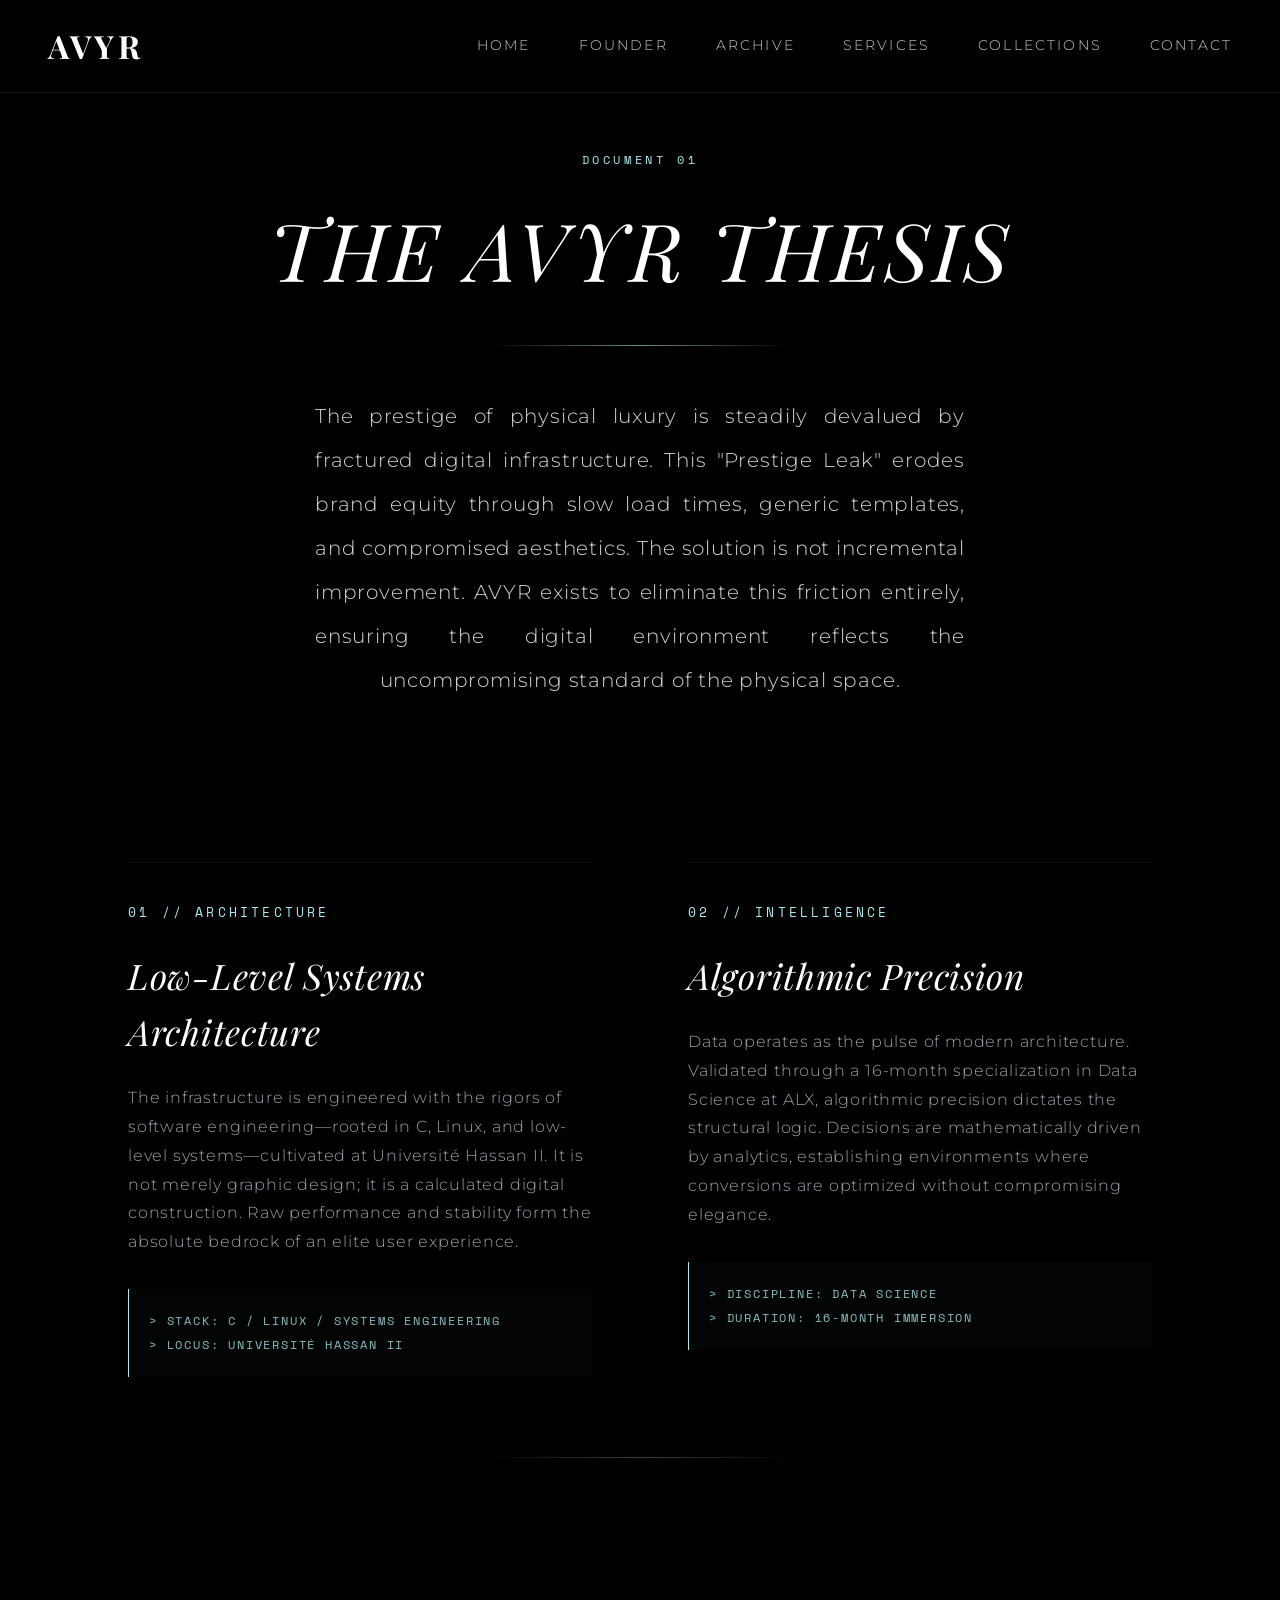
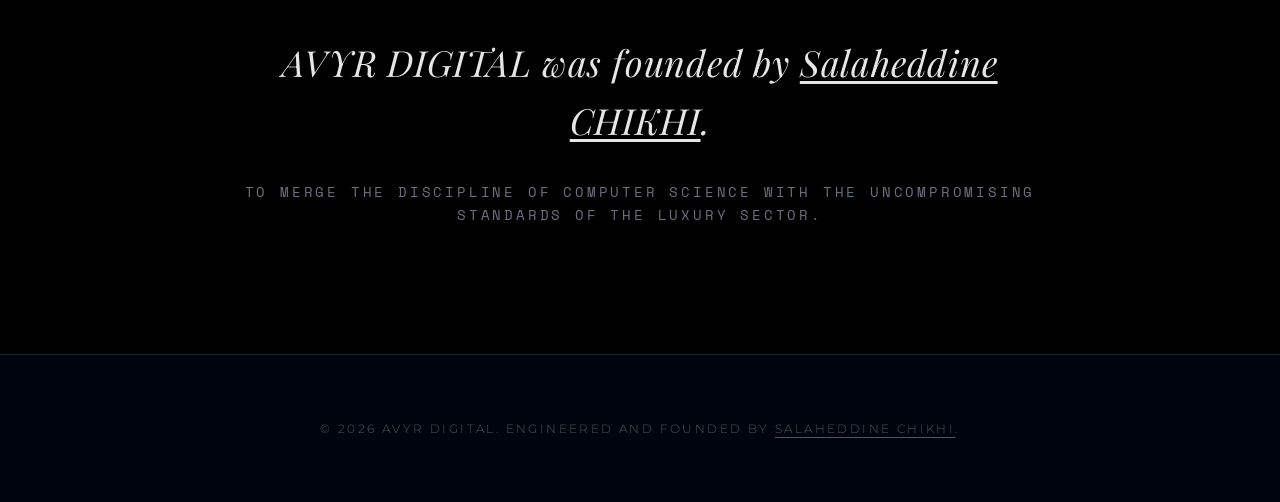
<file: manifesto.html>
<!DOCTYPE html>
<html lang="en">

<head>
    <meta charset="UTF-8">
    <meta name="viewport" content="width=device-width, initial-scale=1.0">
    <meta name="description"
        content="The AVYR Thesis. Bridging the gap between high-end aesthetics and rigorous engineering.">
    <meta property="og:site_name" content="AVYR DIGITAL">
    <meta property="og:title" content="AVYR | Manifesto">
    
    <title>AVYR Digital | Manifesto</title>
    
    <!-- No Tailwind CSS used -->
    <link
        href="https://fonts.googleapis.com/css2?family=Montserrat:wght@300;400;500;600&family=Playfair+Display:ital,wght@0,400;0,600;1,400&family=Space+Mono:wght@400;700&display=swap"
        rel="stylesheet">
    <link rel="stylesheet" href="styles.min.css">
    <link rel="stylesheet" href="manifesto.css">
    <link rel="icon" href="assets/logo.png">
    <script type="application/ld+json">
    {
      "@context": "https://schema.org",
      "@type": "Organization",
      "name": "AVYR DIGITAL",
      "url": "https://avyrdigital.com",
      "logo": "https://avyrdigital.com/logo.png",
      "founder": {
        "@type": "Person",
        "name": "Salaheddine CHIKHI",
        "jobTitle": "Founder & Digital Architect",
        "sameAs": [
          "https://www.linkedin.com/in/salaheddine-chikhi/",
          "https://github.com/IP-Yuri",
          "https://www.crunchbase.com/organization/avyr-digital"
        ]
      },
      "description": "Digital Architecture for the Premium Sector. Engineering high-performance monoliths for Luxury, Real Estate, and Aesthetic Medicine."
    }
    </script>
</head>

<body class="manifesto-body">

    <!-- Fixed Navigation -->
    <nav class="navbar text-white">
        <a href="index.html" class="logo">AVYR</a>
        <div class="nav-links manifesto-nav">
            <a href="index.html#hero" class="nav-link">Home</a>
            <a href="founder.html" class="nav-link">Founder</a>
            <a href="archive.html" class="nav-link">Archive</a>
            <a href="index.html#capabilities" class="nav-link">Services</a>
            <a href="index.html#collections" class="nav-link">Collections</a>
            <a href="index.html#contact" class="nav-link">Contact</a>
        </div>
        <!-- Mobile Hamburger -->
        <button class="hamburger" aria-label="Toggle menu" onclick="toggleMenu()">
            <span class="hamburger-line"></span>
            <span class="hamburger-line"></span>
            <span class="hamburger-line"></span>
        </button>
    </nav>

    <!-- Mobile Menu Drawer -->
    <div class="mobile-menu" id="mobile-menu">
        <a href="index.html#hero" class="mobile-nav-link" onclick="closeMenu()">Home</a>
        <a href="founder.html" class="mobile-nav-link" onclick="closeMenu()">Founder</a>
        <a href="archive.html" class="mobile-nav-link" onclick="closeMenu()">Archive</a>
        <a href="index.html#capabilities" class="mobile-nav-link" onclick="closeMenu()">Services</a>
        <a href="index.html#collections" class="mobile-nav-link" onclick="closeMenu()">Collections</a>
        <a href="index.html#contact" class="mobile-nav-link" onclick="closeMenu()">Contact</a>
    </div>


    <!-- Manifesto Monolithic Structure -->
    <main class="manifesto-wrapper">
        
        <!-- Section 1: The Thesis (Hero) -->
        <section class="manifesto-hero-section">
            <div class="manifesto-header">
                <span class="manifesto-doc-label">Document 01</span>
                <h1 class="manifesto-heading">THE AVYR THESIS</h1>
            </div>
            
            <div class="manifesto-signal-line"></div>
            
            <p class="manifesto-copy">
                The prestige of physical luxury is steadily devalued by fractured digital infrastructure. This "Prestige Leak" erodes brand equity through slow load times, generic templates, and compromised aesthetics. The solution is not incremental improvement. AVYR exists to eliminate this friction entirely, ensuring the digital environment reflects the uncompromising standard of the physical space.
            </p>
        </section>

        <!-- Section 2: The Engineering Pillars -->
        <section class="manifesto-pillars-section">
            <div class="manifesto-pillars-grid">
                
                <!-- Architecture Pillar -->
                <div class="pillar">
                    <span class="pillar-accent">01 // ARCHITECTURE</span>
                    <h2 class="pillar-heading">Low-Level Systems Architecture</h2>
                    <p class="pillar-copy mb-spacing">
                        The infrastructure is engineered with the rigors of software engineering—rooted in C, Linux, and low-level systems—cultivated at Université Hassan II. It is not merely graphic design; it is a calculated digital construction. Raw performance and stability form the absolute bedrock of an elite user experience.
                    </p>
                    <div class="pillar-data">
                        <span class="pillar-data-block">> STACK: C / LINUX / SYSTEMS ENGINEERING</span>
                        <span class="pillar-data-block">> LOCUS: UNIVERSITÉ HASSAN II</span>
                    </div>
                </div>

                <!-- Intelligence Pillar -->
                <div class="pillar">
                    <span class="pillar-accent">02 // INTELLIGENCE</span>
                    <h2 class="pillar-heading">Algorithmic Precision</h2>
                    <p class="pillar-copy mb-spacing">
                        Data operates as the pulse of modern architecture. Validated through a 16-month specialization in Data Science at ALX, algorithmic precision dictates the structural logic. Decisions are mathematically driven by analytics, establishing environments where conversions are optimized without compromising elegance.
                    </p>
                    <div class="pillar-data">
                        <span class="pillar-data-block">> DISCIPLINE: DATA SCIENCE</span>
                        <span class="pillar-data-block">> DURATION: 16-MONTH IMMERSION</span>
                    </div>
                </div>
                
            </div>
            
            <div class="manifesto-signal-line faded"></div>
        </section>

        <!-- Section 3: The Entity Anchor -->
        <section class="manifesto-anchor-section">
            <p class="manifesto-anchor-text">
                AVYR DIGITAL was founded by <a href="founder.html" style="color: inherit; text-decoration: underline; text-underline-offset: 4px;">Salaheddine CHIKHI</a>.
            </p>
            <p class="manifesto-anchor-subtext">
                To merge the discipline of computer science with the uncompromising standards of the luxury sector.
            </p>
        </section>
        
    </main>

    <!-- Footer -->
    <footer class="manifesto-footer">
        <p class="manifesto-copyright">© 2026 AVYR DIGITAL. Engineered and Founded by <a href="founder.html" style="color: inherit; text-decoration: underline; text-underline-offset: 4px;">Salaheddine CHIKHI</a>.</p>
    </footer>

    <script src="script.min.js" defer></script>
</body>

</html>
</file>
<file: archive.css>
/* --- CSS Variables --- */
:root {
    --bg-dark: #011C40;
    --bg-darker: #000510;
    --text-light: #FAFAFA;
    --text-muted: #888888;
    --text-dark-muted: #555555;
    --border-color: rgba(167, 235, 242, 0.15);
    --color-accent: #A7EBF2;

    --font-headline: 'Playfair Display', serif;
    --font-body: 'Montserrat', sans-serif;
}

/* --- Global Resets --- */
* {
    box-sizing: border-box;
    margin: 0;
    padding: 0;
}

html {
    scroll-behavior: smooth;
}

body {
    background: radial-gradient(circle at 50% 0%, #051e3e 0%, #000000 85%);
    background-color: #000510;
    background-attachment: fixed;
    color: var(--text-light);
    font-family: var(--font-body);
    font-weight: 300;
    line-height: 1.6;
    letter-spacing: 0.05em;
    min-height: 100vh;
    overflow-x: hidden;
    display: flex;
    flex-direction: column;
    -webkit-font-smoothing: antialiased;
}

a {
    text-decoration: none;
    color: inherit;
}

button {
    background: transparent;
    border: none;
    cursor: pointer;
    font-family: inherit;
}

/* --- Layout Container --- */
.layout-container {
    display: flex;
    flex-direction: column;
    flex-grow: 1;
    height: 100%;
}

main {
    flex: 1;
    display: flex;
    flex-direction: column;
    width: 100%;
}

/* --- Header --- */
.site-header {
    display: flex;
    align-items: center;
    justify-content: space-between;
    white-space: nowrap;
    border-bottom: 1px solid var(--border-color);
    padding: 1rem 1.25rem;
    background-color: rgba(2, 12, 25, 0.85);
    backdrop-filter: blur(12px);
    position: sticky;
    top: 0;
    z-index: 50;
}

.brand {
    display: flex;
    align-items: center;
    gap: 1rem;
}

.brand-icon {
    width: 1.5rem;
    height: 1.5rem;
}

.brand-name {
    font-family: var(--font-headline);
    font-size: 1.25rem;
    font-weight: 700;
    font-style: normal;
    line-height: 1.2;
    letter-spacing: 0.1em;
    text-transform: uppercase;
}

.site-nav {
    display: flex;
    align-items: center;
    gap: 1.5rem;
    font-family: var(--font-body);
}

.site-nav a {
    min-height: 44px;
    display: inline-flex;
    align-items: center;
}

.site-nav a {
    font-size: 0.8rem;
    font-weight: 500;
    letter-spacing: 0.15em;
    text-transform: uppercase;
    opacity: 0.8;
    transition: all 0.3s ease;
}

.site-nav a:hover {
    opacity: 1;
    color: var(--color-accent);
}

/* --- Hero Section --- */
.hero-section {
    position: relative;
    width: 100%;
    min-height: 100vh;
    display: flex;
    flex-direction: column;
    align-items: center;
    justify-content: center;
    padding: 2rem 1rem;
    background-color: transparent;
    border-bottom: 1px solid var(--border-color);
}

.hero-bg {
    position: absolute;
    inset: 0;
    z-index: 0;
    background-size: cover;
    background-position: center;
    opacity: 0.4;
}

.hero-content {
    position: relative;
    z-index: 10;
    display: flex;
    flex-direction: column;
    align-items: center;
    gap: 1.5rem;
    text-align: center;
    max-width: 64rem;
    padding: 0 0.5rem;
}

.hero-title {
    font-family: var(--font-headline);
    font-size: clamp(2rem, 6vw + 1rem, 8rem);
    font-weight: 400;
    font-style: italic;
    line-height: 1;
    letter-spacing: -0.02em;
    text-transform: uppercase;
    border-bottom: 2px solid var(--color-accent);
    padding-bottom: 1.5rem;
}

.hero-subtitle {
    font-family: var(--font-body);
    color: var(--text-muted);
    font-size: clamp(0.65rem, 1vw + 0.3rem, 0.875rem);
    font-weight: 400;
    line-height: 2;
    letter-spacing: 0.15em;
    text-transform: uppercase;
    max-width: 48rem;
}

.btn-primary {
    display: flex;
    align-items: center;
    justify-content: center;
    border: 1px solid rgba(167, 235, 242, 0.5);
    color: var(--color-accent);
    min-height: 44px;
    min-width: 44px;
    padding: 0.875rem 2rem;
    font-family: var(--font-body);
    font-size: 0.7rem;
    font-weight: 600;
    letter-spacing: 0.15em;
    text-transform: uppercase;
    transition: all 0.3s ease;
    margin-top: 1.5rem;
    background: rgba(1, 28, 64, 0.4);
}

.btn-primary:hover {
    background: rgba(167, 235, 242, 0.1);
    border-color: var(--color-accent);
    color: #fff;
    box-shadow: 0 0 15px rgba(167, 235, 242, 0.2);
}

/* --- Gallery Section --- */
.gallery-section {
    width: 100%;
    background-color: rgb(1, 4, 17);
    padding: 3rem 1rem;
    border-bottom: 1px solid var(--border-color);
}

.gallery-header {
    display: flex;
    align-items: center;
    justify-content: center;
    margin-bottom: 1rem;
    border-bottom: 1px solid var(--border-color);
    padding-bottom: 1.5rem;
}

.gallery-header h2 {
    font-family: var(--font-headline);
    font-size: clamp(1.25rem, 2vw + 0.5rem, 1.875rem);
    font-weight: 400;
    font-style: italic;
    line-height: 1.2;
    letter-spacing: -0.02em;
    text-transform: uppercase;
    text-align: center;
}

.center {
    text-align: center;
}

.scroll-hint {
    display: none;
}

/* --- Wing Structure --- */
.wing {
    padding: 2rem 0;
    margin-top: 0.5rem;
}

.wing-header {
    display: flex;
    flex-direction: column;
    align-items: flex-start;
    gap: 0.5rem;
    margin-bottom: 1.5rem;
    border-bottom: 1px solid var(--border-color);
    padding-bottom: 1rem;
}

.wing-label {
    display: flex;
    flex-direction: column;
    gap: 0.5rem;
}

.wing-number {
    font-family: var(--font-body);
    font-size: 0.7rem;
    font-weight: 600;
    letter-spacing: 0.3em;
    text-transform: uppercase;
    color: var(--color-accent);
}

.wing-title {
    font-family: var(--font-headline);
    font-size: clamp(1.1rem, 1.5vw + 0.5rem, 1.5rem);
    font-weight: 400;
    font-style: italic;
    color: var(--text-light);
    margin-bottom: 0;
    letter-spacing: -0.01em;
}

.wing-separator {
    width: 100%;
    height: 1px;
    background: linear-gradient(90deg, transparent, var(--color-accent), transparent);
    opacity: 0.3;
}

.wing-placeholder {
    flex: none;
    width: 80vw;
    min-height: 300px;
    display: flex;
    align-items: center;
    justify-content: center;
    border: 1px dashed rgba(167, 235, 242, 0.15);
    background-color: rgba(1, 28, 64, 0.15);
}

.wing-placeholder-text {
    font-family: var(--font-body);
    font-size: 0.8rem;
    font-weight: 500;
    letter-spacing: 0.3em;
    text-transform: uppercase;
    color: rgba(167, 235, 242, 0.25);
}

/* === Horizontal Scroll Carousel === */
.gallery-carousel {
    display: flex;
    overflow-x: auto;
    padding-bottom: 2rem;
    gap: 2rem;
    scroll-snap-type: x mandatory;
    scrollbar-width: none;
    -ms-overflow-style: none;
}

.gallery-carousel::-webkit-scrollbar {
    display: none;
}

/* --- Exhibit Card --- */
.exhibit-card {
    flex: none;
    width: 85vw;
    scroll-snap-align: center;
    display: flex;
    flex-direction: column;
    gap: 1.25rem;
    border: 1px solid var(--border-color);
    padding: 1rem;
    background-color: rgb(4, 14, 32);
    backdrop-filter: blur(5px);
}

.exhibit-image {
    width: 100%;
    aspect-ratio: 16 / 10;
    background-size: cover;
    background-position: center;
    border: 1px solid var(--border-color);
    transition: filter 0.7s ease;
}

.exhibit-details {
    width: 100%;
    display: flex;
    flex-direction: column;
    justify-content: space-between;
    font-family: var(--font-body);
    font-size: 0.75rem;
    letter-spacing: 0.1em;
    color: var(--text-muted);
    text-transform: uppercase;
    gap: 1.5rem;
    padding: 1rem 0;
}

.exhibit-specs {
    display: flex;
    flex-direction: column;
    gap: 1.5rem;
}

.spec-row {
    border-bottom: 1px solid var(--border-color);
    padding-bottom: 0.5rem;
}

.spec-row.no-border {
    border-bottom: none;
}

.spec-label {
    display: block;
    color: var(--text-light);
    font-weight: bold;
    font-size: 0.875rem;
    margin-bottom: 0.25rem;
}

.business-name {
    color: cyan;
    text-shadow: 0 0 5px lightgrey;
    font-weight: bold;
    font-style: italic;
}

.title-value {
    font-size: 1.125rem;
    font-family: var(--font-headline);
    font-style: italic;
    color: var(--text-light);
    letter-spacing: normal;
    text-transform: capitalize;
}

.btn-secondary {
    align-self: flex-start;
    font-family: var(--font-body);
    border: 1px solid rgba(167, 235, 242, 0.3);
    color: whitesmoke;
    text-shadow: 0 0 5px lightgrey;
    padding: 0.875rem 1.5rem;
    font-size: 0.75rem;
    letter-spacing: 0.15em;
    transition: all 0.3s ease;
    margin-top: 1.5rem;
    min-height: 44px;
    min-width: 44px;
    display: inline-flex;
    align-items: center;
}

.btn-secondary:hover {
    background-color: var(--color-accent);
    color: var(--bg-dark);
    border-color: var(--color-accent);
    box-shadow: 0 0 15px rgba(167, 235, 242, 0.2);
}

.carousel-spacer {
    flex: none;
    width: 2.5rem;
}

/* --- Scroll Progress Bar --- */
.scroll-progress {
    width: 100%;
    height: 2px;
    background: #0B3666;
    margin-top: 1.5rem;
    overflow: hidden;
}

.scroll-progress-fill {
    height: 100%;
    width: 8%;
    background: var(--color-accent);
    transition: width 0.15s ease-out;
    box-shadow: 0 0 6px rgba(167, 235, 242, 0.4);
}

/* --- Footer --- */
.site-footer {
    display: flex;
    flex-direction: column;
    gap: 2.5rem;
    padding: 4rem 2.5rem;
    text-align: center;
    background-color: rgba(0, 5, 16, 0.9);
    border-top: 1px solid var(--border-color);
}

.social-links {
    display: flex;
    flex-wrap: wrap;
    justify-content: center;
    gap: 2rem;
}

.social-links a {
    color: var(--text-dark-muted);
    transition: color 0.3s ease;
}

.social-links a:hover {
    color: var(--text-light);
}

.social-links .material-symbols-outlined {
    font-size: 1.875rem;
}

.copyright {
    color: var(--text-dark-muted);
    font-size: 0.75rem;
    font-family: var(--font-body);
    letter-spacing: 0.2em;
    text-transform: uppercase;
}

/* ==============================================
   TABLET+ ESCALATION (min-width: 768px)
   ============================================== */
@media (min-width: 768px) {
    .site-header {
        padding: 1.25rem 2.5rem;
    }

    .site-nav {
        gap: 3rem;
    }

    .hero-section {
        min-height: 90vh;
        padding: 2rem;
    }

    .hero-content {
        gap: 3rem;
    }

    .hero-subtitle {
        letter-spacing: 0.25em;
    }

    .btn-primary {
        padding: 0 2.5rem;
        height: 4rem;
        font-size: 0.75rem;
        letter-spacing: 0.2em;
    }

    .gallery-section {
        padding: 6rem 2.5rem;
    }

    .wing {
        padding: 4rem 0;
        margin-top: 1rem;
    }

    .wing-header {
        flex-direction: row;
        align-items: flex-end;
        justify-content: space-between;
        gap: 0;
        margin-bottom: 3rem;
        padding-bottom: 1.5rem;
    }

    .scroll-hint {
        display: inline;
    }

    .gallery-carousel {
        gap: 4rem;
        padding-bottom: 3rem;
    }

    .exhibit-card {
        width: 55vw;
        flex-direction: row;
        gap: 2rem;
        padding: 1.5rem;
    }

    .exhibit-image {
        aspect-ratio: 3 / 4;
        filter: grayscale(100%);
    }

    .exhibit-image:hover {
        filter: grayscale(0%);
    }

    .exhibit-image,
    .exhibit-details {
        width: 50%;
    }
}

/* ==============================================
   DESKTOP ESCALATION (min-width: 1024px)
   ============================================== */
@media (min-width: 1024px) {
    .exhibit-card {
        width: 38vw;
    }
}
</file>
<file: founder.css>
/* ==========================================================================
   AVYR DIGITAL // FOUNDER DOSSIER STYLESHEET (founder.css)
   Pure Manifesto Atmosphere // Eye-Easing Editorial Rhythm
   Above-the-Fold Immediate Visibility // Pitch Black Foundation (#000000)
   ========================================================================== */

/* Active link indicator in navbar */
.nav-link.active-founder {
    color: #A7EBF2 !important;
    opacity: 1 !important;
}

.nav-link.active-founder::after {
    width: 100% !important;
    background: #A7EBF2 !important;
}

/* --- Main Layout Wrapper --- */
.founder-wrapper {
    min-height: 100vh;
    padding-top: 100px; /* Comfortable clearance below fixed 65px navbar */
    padding-bottom: 70px;
    padding-left: 1.75rem;
    padding-right: 1.75rem;
    display: flex;
    flex-direction: column;
    align-items: center;
    width: 100%;
}

.founder-main-container {
    max-width: 900px;
    width: 100%;
    margin: 0 auto;
}

/* ==========================================================================
   SECTION 1: HERO & IMMEDIATE BIO (ABOVE-THE-FOLD LOCKUP)
   ========================================================================== */
.founder-hero-lockup {
    width: 100%;
    padding-top: 0.5rem;
    margin-bottom: 3.5rem;
}

.hero-meta-row {
    display: flex;
    align-items: center;
    justify-content: space-between;
    margin-bottom: 1rem;
    flex-wrap: wrap;
    gap: 0.5rem;
}

.hero-doc-tag {
    font-family: 'Space Mono', monospace;
    font-size: 0.72rem;
    color: #A7EBF2;
    letter-spacing: 0.25em;
    text-transform: uppercase;
}

.hero-locus-tag {
    font-family: 'Space Mono', monospace;
    font-size: 0.68rem;
    color: rgba(255, 255, 255, 0.4);
    letter-spacing: 0.15em;
    text-transform: uppercase;
}

/* The Name */
.hero-founder-name {
    font-family: var(--font-headline, 'Playfair Display', serif);
    font-size: clamp(2.5rem, 5vw, 4rem);
    font-weight: 400;
    font-style: italic;
    letter-spacing: 0.02em;
    color: #FFFFFF;
    line-height: 1.1;
    margin-bottom: 0.65rem;
    text-shadow: 0 4px 25px rgba(0, 0, 0, 0.9);
}

.hero-founder-title {
    font-family: 'Space Mono', monospace;
    font-size: clamp(0.75rem, 1.3vw, 0.85rem);
    letter-spacing: 0.2em;
    text-transform: uppercase;
    color: rgba(167, 235, 242, 0.85);
    display: block;
    margin-bottom: 1.75rem;
}

/* Eye-Easing Bio Box */
.hero-bio-container {
    border-left: 1px solid rgba(167, 235, 242, 0.4);
    padding: 1.5rem 1.75rem;
    background: rgba(167, 235, 242, 0.02);
    position: relative;
    margin-bottom: 1.75rem;
}

.hero-bio-container::before {
    content: '';
    position: absolute;
    top: 0;
    left: 0;
    width: 2px;
    height: 100%;
    background: #A7EBF2;
    box-shadow: 0 0 12px rgba(167, 235, 242, 0.6);
}

.hero-bio-query {
    font-family: 'Space Mono', monospace;
    font-size: 0.8rem;
    letter-spacing: 0.18em;
    color: #A7EBF2;
    text-transform: uppercase;
    margin-bottom: 0.85rem;
}

.hero-bio-text {
    font-family: var(--font-body, 'Montserrat', sans-serif);
    font-size: clamp(0.95rem, 1.2vw, 1.05rem);
    color: #D1D5DB;
    font-weight: 300;
    line-height: 1.8;
    text-align: left;
}

.hero-bio-text strong {
    color: #FFFFFF;
    font-weight: 500;
}

/* Quick Identity Data Strip */
.hero-specs-strip {
    font-family: 'Space Mono', monospace;
    font-size: 0.7rem;
    color: rgba(167, 235, 242, 0.75);
    background: rgba(255, 255, 255, 0.015);
    border: 1px solid rgba(255, 255, 255, 0.06);
    padding: 0.85rem 1.25rem;
    letter-spacing: 0.12em;
    text-transform: uppercase;
    display: flex;
    flex-wrap: wrap;
    gap: 1.25rem;
}

.hero-specs-strip span {
    display: inline-flex;
    align-items: center;
}

/* Subtle Centered Laser Line */
.founder-laser-line {
    width: 100%;
    height: 1px;
    background: linear-gradient(90deg, transparent, rgba(167, 235, 242, 0.5), transparent);
    margin: 3.5rem auto;
    opacity: 0.7;
}

.founder-laser-line.faded {
    opacity: 0.3;
    margin: 3.5rem auto;
}

/* ==========================================================================
   SECTION HEADERS (CLEAN & PROPORTIONED)
   ========================================================================== */
.founder-section-head {
    margin-bottom: 2.25rem;
    text-align: left;
}

.founder-section-label {
    font-family: 'Space Mono', monospace;
    font-size: 0.72rem;
    color: #A7EBF2;
    letter-spacing: 0.25em;
    text-transform: uppercase;
    display: block;
    margin-bottom: 0.65rem;
}

.founder-section-h2 {
    font-family: var(--font-headline, 'Playfair Display', serif);
    font-style: italic;
    font-weight: 400;
    font-size: clamp(1.75rem, 3vw, 2.5rem);
    color: #FFFFFF;
    letter-spacing: 0.01em;
    line-height: 1.2;
}

/* ==========================================================================
   SECTION 2: FIRST-PRINCIPLES PHILOSOPHY
   ========================================================================== */
.philosophy-grid {
    display: grid;
    grid-template-columns: 1fr;
    gap: 2.5rem;
}

@media (min-width: 768px) {
    .philosophy-grid {
        grid-template-columns: 1fr 1fr;
        gap: 3.5rem;
    }
}

/* Reusable Manifesto-Style Pillar Card */
.founder-pillar {
    border-top: 1px solid rgba(255, 255, 255, 0.08);
    padding-top: 1.75rem;
    transition: border-top-color 0.4s ease;
    display: flex;
    flex-direction: column;
}

.founder-pillar:hover {
    border-top-color: rgba(167, 235, 242, 0.4);
}

.pillar-tag {
    font-family: 'Space Mono', monospace;
    font-size: 0.7rem;
    letter-spacing: 0.22em;
    color: #A7EBF2;
    text-transform: uppercase;
    display: block;
    margin-bottom: 0.85rem;
}

.pillar-title {
    font-family: var(--font-headline, 'Playfair Display', serif);
    font-style: italic;
    font-size: clamp(1.35rem, 2vw, 1.75rem);
    color: #FFFFFF;
    font-weight: 400;
    margin-bottom: 1rem;
    line-height: 1.3;
}

.pillar-body {
    font-family: var(--font-body, 'Montserrat', sans-serif);
    font-size: 0.95rem;
    color: #9CA3AF;
    font-weight: 300;
    line-height: 1.8;
    margin-bottom: 1.5rem;
    flex-grow: 1;
}

.pillar-body strong {
    color: #FFFFFF;
    font-weight: 400;
}

.pillar-spec-block {
    font-family: 'Space Mono', monospace;
    font-size: 0.7rem;
    color: rgba(167, 235, 242, 0.85);
    background: rgba(167, 235, 242, 0.02);
    padding: 1rem 1.25rem;
    border-left: 1px solid #A7EBF2;
    line-height: 1.9;
    letter-spacing: 0.12em;
    text-transform: uppercase;
    display: flex;
    flex-direction: column;
    gap: 0.25rem;
    margin-top: auto;
}

/* ==========================================================================
   SECTION 3: PRODUCTION LEDGER (2X2 GRID)
   ========================================================================== */
.ledger-2x2-grid {
    display: grid;
    grid-template-columns: 1fr;
    gap: 3rem;
}

@media (min-width: 800px) {
    .ledger-2x2-grid {
        grid-template-columns: 1fr 1fr;
        gap: 3.5rem 3.5rem;
    }
}

/* ==========================================================================
   SECTION 4: ACADEMIC PEDIGREE (3 COLUMNS)
   ========================================================================== */
.pedigree-3col-grid {
    display: grid;
    grid-template-columns: 1fr;
    gap: 2.5rem;
}

@media (min-width: 850px) {
    .pedigree-3col-grid {
        grid-template-columns: repeat(3, 1fr);
        gap: 2.5rem;
    }
}

/* ==========================================================================
   SECTION 5: KNOWLEDGE GRAPH Q&A
   ========================================================================== */
.kg-stack {
    display: flex;
    flex-direction: column;
    gap: 2rem;
}

.kg-row {
    border-top: 1px solid rgba(255, 255, 255, 0.07);
    padding-top: 1.5rem;
    transition: border-top-color 0.3s ease;
}

.kg-row:hover {
    border-top-color: rgba(167, 235, 242, 0.3);
}

.kg-question {
    font-family: 'Space Mono', monospace;
    font-size: 0.82rem;
    color: #A7EBF2;
    letter-spacing: 0.08em;
    margin-bottom: 0.75rem;
    text-transform: uppercase;
    line-height: 1.5;
}

.kg-answer {
    font-family: var(--font-body, 'Montserrat', sans-serif);
    font-size: 0.95rem;
    color: #C8D1DC;
    line-height: 1.8;
    font-weight: 300;
}

.kg-answer strong {
    color: #FFFFFF;
    font-weight: 500;
}

/* ==========================================================================
   UNIFIED TERMINAL MONOLITH FOOTER (OPTION 1)
   ========================================================================== */
.unified-founder-footer {
    width: 100%;
    background-color: #000000;
    border-top: 1px solid rgba(167, 235, 242, 0.15);
    padding: 5rem 1.75rem 3rem;
    margin-top: 4rem;
}

.footer-inner-container {
    max-width: 900px;
    margin: 0 auto;
    width: 100%;
}

.footer-quote-lockup {
    text-align: center;
    margin-bottom: 2.5rem;
}

.footer-quote-text {
    font-family: var(--font-headline, 'Playfair Display', serif);
    font-style: italic;
    font-size: clamp(1.35rem, 2.5vw, 1.9rem);
    color: rgba(255, 255, 255, 0.95);
    line-height: 1.6;
    margin-bottom: 1rem;
    max-width: 780px;
    margin-left: auto;
    margin-right: auto;
}

.footer-byline-text {
    font-family: 'Space Mono', monospace;
    font-size: 0.76rem;
    letter-spacing: 0.22em;
    text-transform: uppercase;
    color: #A7EBF2;
    display: block;
}

.footer-hairline {
    width: 100%;
    height: 1px;
    background: linear-gradient(90deg, transparent, rgba(255, 255, 255, 0.08), rgba(167, 235, 242, 0.3), rgba(255, 255, 255, 0.08), transparent);
    margin: 2.5rem 0;
}

.footer-command-row {
    display: flex;
    align-items: center;
    justify-content: space-between;
    flex-wrap: wrap;
    gap: 1.75rem;
    margin-bottom: 2.5rem;
}

.footer-brand-locus {
    display: flex;
    flex-direction: column;
    gap: 0.25rem;
    text-align: left;
}

.footer-brand-title {
    font-family: var(--font-headline, 'Playfair Display', serif);
    font-size: 1.25rem;
    font-weight: 700;
    letter-spacing: 0.12em;
    color: #FFFFFF;
    text-transform: uppercase;
}

.footer-locus-sub {
    font-family: 'Space Mono', monospace;
    font-size: 0.65rem;
    letter-spacing: 0.2em;
    color: rgba(255, 255, 255, 0.4);
    text-transform: uppercase;
}

.footer-nodes-nav {
    display: flex;
    align-items: center;
    gap: 0.85rem;
    flex-wrap: wrap;
}

.footer-node-link {
    font-family: 'Space Mono', monospace;
    font-size: 0.72rem;
    letter-spacing: 0.18em;
    color: #A7EBF2;
    text-transform: uppercase;
    text-decoration: none;
    transition: all 0.3s ease;
}

.footer-node-link:hover {
    color: #FFFFFF;
    text-shadow: 0 0 10px rgba(167, 235, 242, 0.6);
}

.footer-node-bullet {
    color: rgba(255, 255, 255, 0.2);
    font-size: 0.75rem;
}

.footer-action-wrap {
    display: flex;
    align-items: center;
}

.footer-cta-protocol {
    display: inline-flex;
    align-items: center;
    justify-content: center;
    border: 1px solid rgba(167, 235, 242, 0.4);
    color: #A7EBF2;
    padding: 0.65rem 1.4rem;
    font-family: 'Space Mono', monospace;
    font-size: 0.7rem;
    letter-spacing: 0.2em;
    text-transform: uppercase;
    text-decoration: none;
    background: rgba(167, 235, 242, 0.03);
    transition: all 0.3s ease;
}

.footer-cta-protocol:hover {
    background: #A7EBF2;
    color: #011C40;
    box-shadow: 0 0 20px rgba(167, 235, 242, 0.35);
    border-color: #A7EBF2;
}

.footer-sub-bar {
    text-align: center;
    border-top: 1px solid rgba(255, 255, 255, 0.05);
    padding-top: 1.5rem;
}

.footer-copyright-mono {
    font-family: 'Space Mono', monospace;
    font-size: 0.68rem;
    letter-spacing: 0.2em;
    color: rgba(255, 255, 255, 0.35);
    text-transform: uppercase;
}

/* ==========================================================================
   RESPONSIVE ADJUSTMENTS (MOBILE & TABLET)
   ========================================================================== */
@media (max-width: 767px) {
    .founder-wrapper {
        padding-top: 85px;
        padding-left: 1.25rem;
        padding-right: 1.25rem;
    }

    .hero-bio-container {
        padding: 1.25rem 1.25rem;
    }

    .hero-founder-name {
        font-size: 2.4rem;
    }

    .hero-specs-strip {
        gap: 0.75rem;
    }

    .footer-command-row {
        flex-direction: column;
        align-items: center;
        text-align: center;
        gap: 1.75rem;
    }

    .footer-brand-locus {
        align-items: center;
        text-align: center;
    }

    .footer-nodes-nav {
        justify-content: center;
    }
}
</file>
<file: styles.min.css>
@import url('https://fonts.googleapis.com/css2?family=Montserrat:wght@300;400;500&family=Playfair+Display:ital,wght@1,400;1,700&display=swap');:root{--color-canvas:#0A1122;--color-accent:#A7EBF2;--color-text-primary:#FFFFFF;--color-text-secondary:#B0B8C1;--color-overlay:rgba(1,28,64,0.85);--font-headline:'Didot','Playfair Display',serif;--font-body:'Montserrat',sans-serif;--spacing-section:6rem;--spacing-gutter:1.25rem;}*,*::before,*::after{box-sizing:border-box;margin:0;padding:0;}html{scroll-behavior:smooth;font-size:16px;}body{font-family:var(--font-body);background:radial-gradient(circle at 50% 0%,rgba(5,13,31,0.98) 0%,rgba(2,6,12,1) 100%);background-color:#02060C;background-attachment:fixed;color:var(--color-text-primary);overflow-x:hidden;position:relative;font-weight:300;line-height:1.6;letter-spacing:0.05em;-webkit-font-smoothing:antialiased;}h1,h2,h3{font-family:var(--font-headline);font-style:italic;font-weight:400;margin-bottom:2rem;}h2{font-size:clamp(1.75rem,3vw + 0.5rem,3rem);letter-spacing:-0.02em;}a{color:inherit;text-decoration:none;cursor:pointer;}.container{max-width:1400px;margin:0 auto;padding:0 var(--spacing-gutter);}.section{padding:var(--spacing-section) 0;position:relative;min-height:100vh;display:flex;flex-direction:column;justify-content:center;}.signal-line{width:100%;height:1px;background:linear-gradient(90deg,transparent,var(--color-accent),transparent);box-shadow:0 0 10px var(--color-accent);margin:4rem 0;opacity:0.5;}.hero-section{text-align:center;overflow:hidden;height:100vh;height:calc(100vh - env(safe-area-inset-top) - env(safe-area-inset-bottom));min-height:600px;width:100%;position:relative;background-color:transparent;background-image:none;background-size:cover;background-position:center;background-repeat:no-repeat;}#particles-canvas{position:fixed;top:0;left:0;width:100vw;height:100vh;z-index:-1;pointer-events:none;}.hero-container{z-index:10;}.hero-section::before{content:'';position:absolute;top:0;left:0;width:100%;height:100%;background:rgba(5,10,25,0.7);z-index:1;}.hero-container{display:flex;flex-direction:column;align-items:center;justify-content:center;height:100%;position:relative;z-index:10;padding:0 1rem;}.hero-headline{font-family:'Playfair Display',serif;font-style:italic;font-weight:400;font-size:clamp(2.25rem,5vw + 1rem,5.5rem);line-height:1.2;color:var(--color-text-primary);margin-bottom:1.5rem;opacity:0;animation:fadeUp 1.5s ease-out 0.5s forwards;text-shadow:0 4px 15px rgba(0,0,0,0.5);transition:font-size 0.3s ease,line-height 0.3s ease;}.hero-subheadline{font-family:'Montserrat',sans-serif;font-size:clamp(0.8rem,1.5vw + 0.5rem,1.1rem);letter-spacing:0.15em;text-transform:uppercase;color:#E2E8F0;margin-bottom:3rem;opacity:0;animation:fadeUp 1.5s ease-out 0.8s forwards;text-shadow:0 2px 8px rgba(0,0,0,0.8);transition:font-size 0.3s ease,letter-spacing 0.3s ease;}.hero-cta{display:inline-block;border:1px solid rgba(167,235,242,0.5);color:var(--color-accent);padding:1rem 3rem;font-family:'Montserrat',sans-serif;font-size:0.75rem;letter-spacing:0.2em;text-transform:uppercase;transition:all 0.3s ease;opacity:0;animation:fadeUp 1.5s ease-out 1.1s forwards;background:rgba(1,28,64,0.4);font-weight:600;}.hero-cta:hover{background:rgba(167,235,242,0.1);border-color:var(--color-accent);color:#fff;box-shadow:0 0 15px rgba(167,235,242,0.2);}.logo{font-family:'Playfair Display',serif;font-size:2rem;font-weight:700;line-height:44px;letter-spacing:0.1em;color:var(--color-text-primary);text-transform:uppercase;text-decoration:none;transition:color 0.3s ease;z-index:20;}.logo span{color:var(--color-accent);}.logo:hover{color:var(--color-accent);text-shadow:0 0 10px rgba(167,235,242,0.4);}.scroll-indicator{position:absolute;bottom:2rem;display:flex;flex-direction:column;align-items:center;gap:1rem;opacity:0.7;}.scroll-text{font-size:0.8rem;letter-spacing:0.2em;text-transform:uppercase;}.scroll-line{width:1px;height:60px;background:linear-gradient(to bottom,var(--color-accent),transparent);}@keyframes float{0%,100%{transform:translateY(0);}50%{transform:translateY(-20px);}}@keyframes rotate{0%{transform:rotateX(45deg) rotateZ(0deg);}100%{transform:rotateX(45deg) rotateZ(360deg);}}@keyframes fadeUp{from{opacity:0;transform:translateY(30px);}to{opacity:1;transform:translateY(0);}}.philosophy-section{display:flex;flex-direction:row;align-items:center;justify-content:center;background:linear-gradient(to bottom,rgba(2,6,12,1) 0%,rgba(3,6,13,1) 100%);}.philosophy-container{display:flex;width:100%;height:100%;max-width:1400px;margin:0 auto;}.philosophy-split{flex:1;display:flex;flex-direction:column;justify-content:center;padding:2rem;}.philosophy-visual{position:relative;display:flex;align-items:center;justify-content:center;}.signal-illustration{width:100%;height:200px;position:relative;display:flex;align-items:center;}.signal-wave{width:50%;height:2px;background:var(--color-accent);mask-image:url("data:image/svg+xml,%3Csvg width='200' height='50' xmlns='http://www.w3.org/2000/svg'%3E%3Cpath d='M0 25 Q 10 5,20 25 T 40 25 T 60 25 T 80 25 T 100 25 T 120 25 T 140 25 T 160 25 T 180 25 T 200 25' stroke='black' fill='transparent'/%3E");-webkit-mask-image:url("data:image/svg+xml,%3Csvg width='200' height='50' xmlns='http://www.w3.org/2000/svg'%3E%3Cpath d='M0 25 Q 10 5,20 25 T 40 25 T 60 25 T 80 25 T 100 25 T 120 25 T 140 25 T 160 25 T 180 25 T 200 25' stroke='black' fill='transparent'/%3E");opacity:0.5;}.signal-laser{width:0%;height:2px;background:var(--color-accent);box-shadow:0 0 15px var(--color-accent);transition:width 1.5s ease-out;}.philosophy-section:hover .signal-laser{width:50%;}.philosophy-content{border-left:1px solid rgba(255,255,255,0.1);padding-left:4rem;}.philosophy-text{font-size:1.25rem;color:var(--color-text-secondary);max-width:500px;}.capabilities-section{align-items:flex-start;padding-left:10%;padding-right:10%;background:linear-gradient(to bottom,rgba(3,6,13,1) 0%,rgb(18,28,52) 50%,rgba(1,7,18,0.92) 100%);}.capabilities-header{font-size:0.8rem;text-transform:uppercase;letter-spacing:0.2em;color:var(--color-accent);margin-bottom:4rem;}.capabilities-list{display:flex;flex-direction:column;gap:2rem;width:100%;}.capability-item{font-family:var(--font-headline);font-size:4rem;color:var(--color-text-primary);cursor:pointer;transition:all 0.4s ease;position:relative;display:flex;align-items:center;justify-content:space-between;border-bottom:1px solid transparent;}.capabilities-list:hover .capability-item{opacity:0.3;}.capabilities-list .capability-item:hover{opacity:1;text-shadow:0 0 20px var(--color-accent);padding-left:2rem;border-bottom:1px solid rgba(167,235,242,0.3);}.capability-arrow{font-size:2rem;opacity:0;transform:translateX(-20px);transition:all 0.4s ease;color:var(--color-accent);}.capability-item:hover .capability-arrow{opacity:1;transform:translateX(0);}.collections-section{align-items:center;background:linear-gradient(to bottom,rgba(2,6,12,0.9) 0%,rgba(1,4,12,0.8) 50%,rgba(0,2,8,0.95) 100%),radial-gradient(circle at 50% 50%,rgba(167,235,242,0.05) 0%,transparent 70%);}.pricing-grid-3d{perspective:1500px;display:grid;grid-template-columns:repeat(3,1fr);gap:2rem;width:100%;max-width:1400px;margin:0 auto;padding:0 2rem;}.card-wrapper{position:relative;width:100%;min-height:550px;transform-style:preserve-3d;cursor:pointer;transition:box-shadow 0.6s ease;}.card-wrapper:hover{box-shadow:0 0 40px rgba(0,255,255,0.05);}.card-cover{position:absolute;top:0;left:0;width:100%;height:100%;background:rgba(10,15,25,1);border:1px solid rgba(167,235,242,0.15);z-index:2;transform-origin:left center;transition:transform 0.8s cubic-bezier(0.25,1,0.5,1);display:flex;align-items:center;justify-content:center;padding:0;overflow:hidden;backface-visibility:hidden;}.card-wrapper:hover .card-cover{transform:rotateY(-115deg);}.card-interior{position:absolute;top:0;left:0;width:100%;height:100%;background:#05080f;border:1px solid rgba(167,235,242,0.05);z-index:1;display:flex;flex-direction:column;justify-content:space-between;padding:3rem 2rem;overflow:hidden;}@media (min-width:768px){.card-wrapper.featured{transform:translateY(-20px);}}.card-wrapper.featured .card-cover{border-color:rgba(167,235,242,0.4);}.card-symbol-full{position:absolute;top:0;left:0;width:100%;height:100%;object-fit:cover;z-index:1;transition:transform 0.6s ease;}.card-overlay-content{position:relative;z-index:5;display:flex;flex-direction:column;align-items:center;justify-content:center;width:100%;height:100%;background:linear-gradient(to bottom,rgba(10,15,25,0.3) 0%,rgba(10,15,25,0.8) 100%);padding:2.5rem;text-align:center;}.card-overlay-content h3{margin-bottom:0.75rem;font-size:2.75rem;font-weight:600;letter-spacing:0.15em;color:var(--color-accent);text-shadow:0 0 10px rgba(167,235,242,0.5),0 4px 20px rgba(0,0,0,0.9);}.card-overlay-content p{font-size:11px;font-weight:500;color:#FFFFFF;letter-spacing:0.25em;text-shadow:0 2px 10px rgba(0,0,0,1);opacity:0.9;}.card-wrapper:hover .card-symbol-full{transform:scale(1.1);}.card-interior>div,.card-interior .card-select-btn{opacity:0;transform:translateX(30px);transition:all 0.6s cubic-bezier(0.25,1,0.5,1);}.card-wrapper:hover .card-interior>div{opacity:1;transform:translateX(0);transition-delay:0.2s;}.card-wrapper:hover .card-interior .card-select-btn{opacity:1;transform:translateX(0);transition-delay:0.4s;}.card-title{font-family:var(--font-headline);font-size:2rem;margin-bottom:1rem;z-index:2;}.card-select-btn{margin-top:auto;width:100%;background:transparent;border:1px solid rgba(167,235,242,0.3);color:#fff;padding:1rem;font-family:var(--font-body);font-size:0.8rem;letter-spacing:0.2em;cursor:pointer;transition:all 0.3s ease;border-radius:0;min-height:48px;display:inline-flex;align-items:center;justify-content:center;}.card-select-btn:hover{background:var(--color-accent);color:#000;border-color:var(--color-accent);box-shadow:0 0 15px rgba(167,235,242,0.2);}.archive-teaser-section{background:linear-gradient(to bottom,rgba(1,7,18,0.92) 0%,rgba(4,12,32,0.9) 50%,rgba(2,6,12,0.9) 100%);padding:4rem 0;display:flex;flex-direction:column;align-items:center;justify-content:center;overflow:hidden;position:relative;}.teaser-headline{color:#E0E4E8;font-size:clamp(2rem,3.5vw,3.5rem);font-family:'Playfair Display',serif;font-style:italic;font-weight:400;margin-bottom:2rem;text-align:center;position:relative;}.scene{width:100%;height:350px;perspective:1200px;display:flex;align-items:center;justify-content:center;}.rotating-track{width:0;height:0;position:relative;transform-style:preserve-3d;animation:orbit 30s linear infinite;display:flex;align-items:center;justify-content:center;}.rotating-track:has(.prototype-card:hover){animation-play-state:paused;}.scene:hover .rotating-track{animation-play-state:running;}@keyframes orbit{0%{transform:rotateY(0deg);}100%{transform:rotateY(360deg);}}.prototype-card{position:absolute;width:150px;height:200px;background:rgba(10,15,25,0.4);backdrop-filter:blur(10px);-webkit-backdrop-filter:blur(10px);border:1px solid rgba(167,235,242,0.1);display:flex;align-items:center;justify-content:center;overflow:hidden;transition:all 0.5s cubic-bezier(0.25,1,0.5,1);text-decoration:none;cursor:pointer;}.prototype-card:hover{border-color:#00FFFF;box-shadow:0 0 30px rgba(0,255,255,0.2);z-index:50;}.prototype-card img{width:100%;height:100%;object-fit:cover;opacity:0.8;transition:transform 0.5s ease,opacity 0.5s ease;}.prototype-card:hover img{transform:scale(1.1);opacity:1;}.card-1{transform:rotateY(0deg) translateZ(240px);}.card-2{transform:rotateY(90deg) translateZ(240px);}.card-3{transform:rotateY(180deg) translateZ(240px);}.card-4{transform:rotateY(270deg) translateZ(240px);}.contact-section{flex-direction:column;background:linear-gradient(to bottom,rgba(0,2,8,0.95) 0%,rgba(0,5,16,0.9) 100%);}.contact-form-container{width:100%;max-width:600px;}.minimal-input-group{margin-bottom:4rem;position:relative;}.minimal-input{width:100%;background:transparent;border:none;border-bottom:1px solid rgba(255,255,255,0.2);color:var(--color-text-primary);font-size:1.5rem;font-family:var(--font-body);padding:1rem 0;transition:border-color 0.4s ease;}.minimal-input:focus{outline:none;border-bottom-color:var(--color-accent);}.minimal-input::placeholder{color:var(--color-text-secondary);opacity:0.5;text-transform:uppercase;font-size:0.8rem;letter-spacing:0.2em;}.submit-btn-container{display:flex;justify-content:center;margin-top:4rem;}.initiate-btn{background:transparent;border:1px solid var(--color-accent);color:var(--color-accent);padding:1.5rem 4rem;font-family:var(--font-headline);font-size:1.5rem;letter-spacing:0.1em;cursor:pointer;transition:all 0.4s ease;text-transform:uppercase;position:relative;overflow:hidden;}.initiate-btn::before{content:'';position:absolute;top:0;left:0;width:0%;height:100%;background:var(--color-accent);z-index:-1;transition:width 0.4s ease;}.initiate-btn:hover{color:var(--color-canvas);}.initiate-btn:hover::before{width:100%;}.navbar{position:fixed;top:0;left:0;width:100vw;max-width:100vw;padding:1.5rem 3rem;z-index:1000;display:flex;align-items:center;justify-content:space-between;background:rgba(5,10,25,0.4);backdrop-filter:blur(15px);-webkit-backdrop-filter:blur(15px);border-bottom:1px solid rgba(167,235,242,0.08);transition:all 0.3s ease;box-sizing:border-box;overflow:hidden;}.nav-links{display:none;gap:3rem;margin-left:auto;}.nav-link{font-family:var(--font-body);font-size:0.9rem;text-transform:uppercase;letter-spacing:0.15em;color:var(--color-text-primary);position:relative;opacity:0.8;transition:opacity 0.3s ease;}.nav-link:hover{opacity:1;color:var(--color-accent);}.nav-link::after{content:'';position:absolute;bottom:-5px;left:0;width:0%;height:1px;background:var(--color-accent);transition:width 0.3s ease;}.nav-link:hover::after{width:100%;}.glow-orb{position:fixed;border-radius:50%;background:radial-gradient(circle,rgba(167,235,242,0.1) 0%,rgba(10,17,34,0) 80%);filter:blur(100px);mix-blend-mode:soft-light;z-index:0;pointer-events:none;animation:floatBackground 25s infinite ease-in-out alternate;will-change:transform;}.orb-1{width:800px;height:800px;top:-200px;left:-200px;opacity:0.6;animation-delay:0s;}.orb-2{width:700px;height:700px;bottom:-100px;right:-100px;background:radial-gradient(circle,rgba(167,235,242,0.08) 0%,rgba(10,17,34,0) 80%);opacity:0.5;animation-delay:-5s;animation-duration:30s;}@keyframes floatBackground{0%{transform:translate(0,0) scale(1);}33%{transform:translate(30px,50px) scale(1.1);}66%{transform:translate(-20px,20px) scale(0.95);}100%{transform:translate(0,0) scale(1);}}.custom-solution-card{grid-column:1 / -1;margin-top:3rem;background:rgba(5,8,15,0.7);border:1px solid rgba(167,235,242,0.1);padding:1.5rem 2rem;text-align:center;position:relative;overflow:hidden;backdrop-filter:blur(20px);-webkit-backdrop-filter:blur(20px);transition:all 0.6s cubic-bezier(0.25,1,0.5,1);display:flex;flex-direction:column;align-items:center;justify-content:center;border-radius:2px;}.custom-solution-card::after{content:'';position:absolute;top:-100%;left:0;width:100%;height:2px;background:linear-gradient(90deg,transparent,rgba(167,235,242,0.2),transparent);box-shadow:0 0 15px rgba(167,235,242,0.1);animation:scanline 8s linear infinite;z-index:1;pointer-events:none;}@keyframes scanline{0%{top:-10%;}100%{top:110%;}}.custom-solution-card:hover{border-color:rgba(167,235,242,0.3);background:rgba(5,8,15,0.8);transform:translateY(-5px);box-shadow:0 10px 40px rgba(0,0,0,0.4);}.custom-solution-card h3{font-family:var(--font-headline);font-size:1.75rem;letter-spacing:0.1em;color:var(--color-accent);margin-bottom:0.5rem;text-shadow:0 0 20px rgba(167,235,242,0.2);}.custom-solution-btn{display:inline-flex;align-items:center;justify-content:center;min-height:48px;margin-top:1rem;padding:0.7rem 2rem;border:1px solid rgba(167,235,242,0.4);color:var(--color-accent);text-transform:uppercase;letter-spacing:0.2em;font-size:0.65rem;font-weight:600;transition:all 0.4s ease;background:transparent;position:relative;z-index:2;}.custom-solution-btn:hover{background:var(--color-accent);color:#011C40;box-shadow:0 0 20px rgba(167,235,242,0.3);}.contact-split-container{display:grid;grid-template-columns:1fr;gap:6rem;max-width:1000px;margin:0 auto;}@media (min-width:1024px){.contact-split-container{grid-template-columns:0.7fr 1.3fr;}.contact-info-col h2{white-space:nowrap;}}.contact-info-col h2{font-size:3rem;line-height:1.1;margin-bottom:1.5rem;}.contact-info-items{margin-top:3rem;display:flex;flex-direction:column;gap:4rem;}.info-item{display:flex;align-items:flex-start;gap:1.5rem;}.info-icon{width:50px;height:50px;border-radius:50%;background:rgba(255,255,255,0.05);display:flex;align-items:center;justify-content:center;color:var(--color-accent);font-size:1.2rem;flex-shrink:0;}.info-content h3{font-family:var(--font-body);font-weight:600;color:#fff;margin-bottom:0.25rem;}.info-content p{color:var(--color-text-secondary);font-size:1rem;}.social-icons-row{display:flex;gap:1rem;margin-top:3rem;}.social-btn{width:45px;height:45px;border-radius:50%;border:1px solid rgba(255,255,255,0.1);display:flex;align-items:center;justify-content:center;transition:all 0.3s ease;}.social-btn:hover{background:var(--color-accent);color:var(--color-canvas);border-color:var(--color-accent);}/ .contact-form-card{background:transparent;padding:0;border:none;box-shadow:none;}.terminal-group{margin-bottom:1.75rem;position:relative;width:100%;}.terminal-label{font-size:0.75rem;text-transform:uppercase;letter-spacing:0.25em;color:#8A95A5;margin-bottom:1.5rem;display:block;font-weight:500;}.terminal-input{background:transparent;border:none;border-bottom:1px solid rgba(224,228,232,0.2);color:#E0E4E8;font-size:1.2rem;padding:0.5rem 0;width:100%;border-radius:0;transition:all 0.4s cubic-bezier(0.4,0,0.2,1);font-family:var(--font-body);font-weight:300;}.terminal-input::placeholder{color:#E0E4E8;opacity:0.15;}.terminal-input:focus{outline:none;border-bottom:1px solid #00FFFF;box-shadow:0 10px 30px rgba(0,255,255,0.05);}textarea.terminal-input{min-height:120px;resize:none;}.terminal-btn{background:transparent;border:1px solid #A7EBF2;color:#A7EBF2;padding:1rem 2.5rem;font-size:0.8rem;text-transform:uppercase;letter-spacing:0.3em;cursor:pointer;transition:all 0.4s ease;font-family:var(--font-body);font-weight:600;margin-top:1rem;position:relative;overflow:hidden;min-height:48px;}.terminal-btn:hover{background:rgba(167,235,242,0.1);box-shadow:0 0 30px rgba(167,235,242,0.2);transform:translateY(-2px);}.terminal-btn:active{transform:translateY(0);}.form-header{margin-bottom:2rem;}.form-header h3{font-family:var(--font-body);font-weight:700;font-size:1.5rem;font-style:normal;color:#fff;margin-bottom:0;}.form-grid{display:grid;gap:1.5rem;}.form-row{display:grid;grid-template-columns:1fr;gap:1.5rem;}@media (min-width:768px){.form-row{grid-template-columns:1fr 1fr;}}.input-field{width:100%;background:rgba(0,0,0,0.5);border:1px solid rgba(255,255,255,0.1);border-radius:0;padding:1rem 1.25rem;color:#fff;font-family:var(--font-body);font-size:0.95rem;transition:all 0.3s ease;}.input-field:focus{outline:none;border-color:var(--color-accent);background:rgba(8,20,35,0.8);box-shadow:0 0 15px rgba(167,235,242,0.05);}.input-field::placeholder{color:rgba(255,255,255,0.3);}textarea.input-field{min-height:150px;resize:vertical;}.submit-btn-full{width:100%;background:var(--color-accent);color:#000;font-family:var(--font-body);font-weight:700;padding:1rem;border:none;border-radius:0;cursor:pointer;font-size:1rem;letter-spacing:0.1em;transition:transform 0.2s ease,box-shadow 0.2s ease,background-color 0.2s;margin-top:1rem;}.submit-btn-full{background:var(--color-accent);color:#000;font-weight:700;letter-spacing:0.1em;transition:transform 0.2s ease,box-shadow 0.2s ease,background-color 0.2s;}.submit-btn-full:hover{transform:translateY(-2px);box-shadow:0 10px 20px rgba(167,235,242,0.2);}.hamburger{display:flex;flex-direction:column;justify-content:center;align-items:center;width:48px;min-height:48px;background:transparent;backdrop-filter:none;-webkit-backdrop-filter:none;border:none;cursor:pointer;z-index:999;padding:0;gap:6px;transition:background 0.3s ease,opacity 0.3s ease,visibility 0.3s ease;}.hamburger:hover{background:rgba(167,235,242,0.1);}.hamburger-line{width:90%;height:2px;background:var(--color-accent);transition:all 0.3s ease;transform-origin:center;}.hamburger.active .hamburger-line:nth-child(1){transform:translateY(10px) rotate(45deg);}.hamburger.active .hamburger-line:nth-child(2){opacity:0;}.hamburger.active .hamburger-line:nth-child(3){transform:translateY(-10px) rotate(-45deg);}.mobile-menu{position:fixed;top:0;right:-100%;width:100%;max-width:300px;height:100vh;background:rgba(5,10,25,0.4);z-index:999;display:flex;flex-direction:column;justify-content:center;align-items:center;gap:2rem;transition:right 0.4s cubic-bezier(0.4,0,0.2,1);box-shadow:-5px 0 30px rgba(0,0,0,0.5);backdrop-filter:blur(15px);}.mobile-menu.active{right:0;}.mobile-nav-link{font-family:var(--font-body);font-size:1.2rem;text-transform:uppercase;letter-spacing:0.15em;color:var(--color-accent);text-decoration:none;padding:1rem 2rem;min-height:48px;min-width:48px;display:flex;align-items:center;justify-content:center;transition:all 0.3s ease;border-bottom:1px solid transparent;}.mobile-nav-link:hover{color:#fff;border-bottom-color:var(--color-accent);background:rgba(167,235,242,0.05);}body.menu-open{overflow:hidden;position:fixed;width:100%;}body.menu-open::before{content:'';position:fixed;top:0;left:0;width:100%;height:100%;background:rgba(0,0,0,0.7);z-index:998;opacity:1;transition:opacity 0.3s ease;}@media (max-width:767px){.navbar{padding:1rem 1.5rem;padding-right:calc(1.5rem + env(safe-area-inset-right));max-width:100vw;}.hamburger{display:flex;margin-left:auto;}.hero-container{padding:0 1.5rem;}.hero-content{text-align:center;max-width:100%;}.hero-headline{font-size:2.5rem;line-height:1.3;margin-bottom:1.5rem;padding:0 0.5rem;}.hero-subheadline{font-size:0.85rem;letter-spacing:0.15em;margin-bottom:3rem;padding:0 1rem;}.hero-cta-wrapper{display:flex;justify-content:center;width:100%;}.hero-cta{padding:1rem 2rem;font-size:0.7rem;min-height:48px;min-width:48px;display:inline-flex;align-items:center;justify-content:center;}#philosophy{padding:4rem 1.5rem;}#philosophy h2{font-size:2rem;line-height:1.4;}#philosophy .grid{gap:3rem;}#capabilities{padding:4rem 1.5rem;}#capabilities h2{font-size:2.5rem;margin-bottom:3rem;}#capabilities .flex{flex-direction:column;gap:2rem;}.archive-teaser-section{padding:4rem 1.5rem;height:auto;min-height:500px;}.scene{height:300px;perspective:1000px;}.rotating-track{height:200px;}.prototype-card{width:160px;height:220px;}.card-1{transform:rotateY(0deg) translateZ(180px);}.card-2{transform:rotateY(90deg) translateZ(180px);}.card-3{transform:rotateY(180deg) translateZ(180px);}.card-4{transform:rotateY(270deg) translateZ(180px);}#collections{padding:4rem 1.5rem;}.pricing-grid-3d{grid-template-columns:1fr;gap:3rem;perspective:none;}.card-wrapper{min-height:525px;perspective:1000px;}.card-interior{padding:2.5rem 1.5rem;}.card-cover h3{font-size:2rem;}#contact{padding:4rem 1.5rem;}.contact-split-container{display:flex;flex-direction:column;gap:4rem;}.contact-info-col{display:contents;}.contact-text-block{order:1;margin-bottom:2rem;display:flex;flex-direction:column;align-items:center;text-align:center;}.contact-form-card{order:2;}.contact-details-block{order:3;display:flex;flex-direction:column;align-items:center;margin-top:2rem;}.contact-info-items{align-items:center;}.info-item{flex-direction:row;justify-content:center;align-items:center;text-align:left;gap:1.5rem;}.social-icons-row{justify-content:center;}.contact-form-card{padding:2.5rem 1.5rem;}.social-btn,.info-icon,.input-field{min-width:48px;min-height:48px;}.orb-1,.orb-2{width:300px;height:300px;}.orb-1{top:-50px;left:-50px;}.orb-2{bottom:20%;right:-25px;}}@media (min-width:768px){.hamburger{display:none;}.nav-links{display:flex;}.mobile-menu{opacity:0;visibility:hidden;pointer-events:none;}:root{--spacing-section:15rem;--spacing-gutter:2rem;}}.archive-section{background:#050505;padding:12rem 0;position:relative;overflow:hidden;}.archive-section::before{content:'';position:absolute;inset:0;background:url("data:image/svg+xml,%3Csvg viewBox='0 0 256 256' xmlns='http://www.w3.org/2000/svg'%3E%3Cfilter id='noise'%3E%3CfeTurbulence type='fractalNoise' baseFrequency='0.85' numOctaves='4' stitchTiles='stitch'/%3E%3C/filter%3E%3Crect width='100%25' height='100%25' filter='url(%23noise)' opacity='0.03'/%3E%3C/svg%3E");pointer-events:none;z-index:0;}.archive-inner{max-width:1400px;margin:0 auto;padding:0 4rem;position:relative;z-index:1;}.archive-header{margin-bottom:10rem;text-align:left;}.archive-label{display:block;font-family:var(--font-body);font-size:0.65rem;font-weight:400;text-transform:uppercase;letter-spacing:0.35em;color:var(--color-accent);margin-bottom:1.5rem;}.archive-title{font-family:var(--font-headline);font-style:italic;font-weight:400;font-size:clamp(3rem,6vw,6rem);color:#ffffff;letter-spacing:-0.03em;line-height:1;margin-bottom:2rem;}.archive-rule{width:80px;height:1px;background:linear-gradient(90deg,var(--color-accent),transparent);}.archive-project{margin-bottom:10rem;}.archive-project:last-child{margin-bottom:0;}.archive-row{display:grid;grid-template-columns:1.4fr 1fr;gap:4rem;align-items:center;}.archive-row--reversed{grid-template-columns:1fr 1.4fr;}.archive-row--reversed .archive-img-wrap{order:2;}.archive-row--reversed .archive-details{order:1;text-align:right;}.archive-row--reversed .archive-meta{align-items:flex-end;}.archive-row--reversed{padding-top:6rem;}.archive-img-wrap{overflow:hidden;position:relative;aspect-ratio:16 / 10;background:#0a0a0a;}.archive-img-wrap::after{content:'';position:absolute;inset:0;border:1px solid rgba(167,235,242,0);transition:border-color 0.8s ease;pointer-events:none;z-index:2;}.archive-project:hover .archive-img-wrap::after{border-color:rgba(167,235,242,0.15);}.archive-img{width:100%;height:100%;object-fit:cover;display:block;filter:brightness(0.85) saturate(0.9);transition:transform 0.8s cubic-bezier(0.25,0.46,0.45,0.94),filter 0.8s cubic-bezier(0.25,0.46,0.45,0.94);}.archive-project:hover .archive-img{transform:scale(1.04);filter:brightness(1.05) saturate(1);}.archive-details{display:flex;flex-direction:column;justify-content:center;}.archive-number{font-family:var(--font-headline);font-style:italic;font-weight:400;font-size:clamp(4rem,8vw,8rem);color:rgba(255,255,255,0.04);line-height:1;margin-bottom:1rem;letter-spacing:-0.04em;}.archive-name{font-family:var(--font-headline);font-style:italic;font-weight:400;font-size:clamp(1.5rem,2.5vw,2.5rem);color:#ffffff;letter-spacing:0.02em;margin-bottom:2.5rem;line-height:1.2;}.archive-meta{display:flex;flex-direction:column;gap:1.25rem;}.archive-meta-item{display:flex;flex-direction:column;gap:0.25rem;}.archive-meta-label{font-family:var(--font-body);font-size:0.6rem;font-weight:500;text-transform:uppercase;letter-spacing:0.35em;color:rgba(255,255,255,0.25);}.archive-meta-value{font-family:var(--font-body);font-size:0.8rem;font-weight:300;letter-spacing:0.08em;color:rgba(255,255,255,0.7);}.archive-status-live{color:var(--color-accent);}.archive-reveal{opacity:0;transform:translateY(60px);transition:opacity 0.9s cubic-bezier(0.25,0.46,0.45,0.94),transform 0.9s cubic-bezier(0.25,0.46,0.45,0.94);}.archive-reveal.is-visible{opacity:1;transform:translateY(0);}.archive-project:nth-child(2).archive-reveal{transition-delay:0.05s;}.archive-project:nth-child(3).archive-reveal{transition-delay:0.1s;}.archive-project:nth-child(4).archive-reveal{transition-delay:0.15s;}@media (max-width:767px){.archive-section{padding:6rem 0;}.archive-inner{padding:0 1.5rem;}.archive-header{margin-bottom:5rem;}.archive-title{font-size:2.5rem;}.archive-row,.archive-row--reversed{grid-template-columns:1fr;gap:2rem;}.archive-row--reversed .archive-img-wrap{order:0;}.archive-row--reversed .archive-details{order:0;text-align:left;}.archive-row--reversed .archive-meta{align-items:flex-start;}.archive-row--reversed{padding-top:0;}.archive-project{margin-bottom:5rem;}.archive-number{font-size:4rem;}.archive-name{font-size:1.5rem;}}@media (min-width:768px) and (max-width:1023px){.archive-inner{padding:0 2.5rem;}.archive-row,.archive-row--reversed{grid-template-columns:1.2fr 1fr;gap:3rem;}.archive-project{margin-bottom:7rem;}.archive-row--reversed{padding-top:3rem;}}.site-footer{display:flex;flex-direction:column;gap:1.5rem;padding:2rem 2.5rem;text-align:center;background-color:rgba(0,5,16,0.9);}.footer-copyright{color:#f8f8f8;font-size:0.75rem;font-family:var(--font-body);letter-spacing:0.2em;text-transform:uppercase;}.antialiased{-webkit-font-smoothing:antialiased;-moz-osx-font-smoothing:grayscale;}body.antialiased::selection,.selection\:bg-\[\#A7EBF2\]::selection,.selection\:bg-\[\#A7EBF2\]::selection{background-color:#A7EBF2;}body.antialiased::-moz-selection,.selection\:bg-\[\#A7EBF2\]::-moz-selection,.selection\:bg-\[\#A7EBF2\]::-moz-selection{background-color:#A7EBF2;}body.antialiased::selection,.selection\:text-\[\#011C40\]::selection,.selection\:text-\[\#011C40\]::selection{color:#011C40;}body.antialiased::-moz-selection,.selection\:text-\[\#011C40\]::-moz-selection,.selection\:text-\[\#011C40\]::-moz-selection{color:#011C40;}.relative{position:relative;}.absolute{position:absolute;}.inline-block{display:inline-block;}.block{display:block;}.flex{display:flex;}.flex-col{flex-direction:column;}.flex-1{flex:1 1 0%;}.grid{display:grid;}.grid-cols-1{grid-template-columns:repeat(1,minmax(0,1fr));}.items-center{align-items:center;}.justify-between{justify-content:space-between;}.mx-auto{margin-left:auto;margin-right:auto;}.mr-3{margin-right:0.75rem;}.mb-4{margin-bottom:1rem;}.mb-6{margin-bottom:1.5rem;}.mb-8{margin-bottom:2rem;}.mb-16{margin-bottom:4rem;}.mb-20{margin-bottom:5rem;}.mt-6{margin-top:1.5rem;}.mt-8{margin-top:2rem;}.px-2{padding-left:0.5rem;padding-right:0.5rem;}.px-4{padding-left:1rem;padding-right:1rem;}.py-1{padding-top:0.25rem;padding-bottom:0.25rem;}.pb-4{padding-bottom:1rem;}.py-24{padding-top:6rem;padding-bottom:6rem;}.w-1\.5{width:0.375rem;}.h-1\.5{height:0.375rem;}.h-10{height:2.5rem;}.w-12{width:3rem;}.h-\[1px\]{height:1px;}.max-w-2xl{max-width:42rem;}.max-w-6xl{max-width:72rem;}.max-w-7xl{max-width:80rem;}.text-xs{font-size:0.75rem;line-height:1rem;}.text-sm{font-size:0.875rem;line-height:1.25rem;}.text-lg{font-size:1.125rem;line-height:1.75rem;}.text-xl{font-size:1.25rem;line-height:1.75rem;}.text-2xl{font-size:1.5rem;line-height:2rem;}.text-3xl{font-size:1.875rem;line-height:2.25rem;}.text-4xl{font-size:2.25rem;line-height:2.5rem;}.text-5xl{font-size:3rem;line-height:1;}.text-\[10px\]{font-size:10px;}.text-center{text-align:center;}.uppercase{text-transform:uppercase;}.italic{font-style:italic;}.font-light{font-weight:300;}.font-medium{font-weight:500;}.font-bold{font-weight:700;}.font-serif{font-family:'Playfair Display',serif;}.font-heading{font-family:'Playfair Display',serif;}.leading-loose{line-height:2;}.leading-relaxed{line-height:1.625;}.tracking-widest{letter-spacing:0.25em;}.tracking-\[0\.2em\]{letter-spacing:0.2em;}.tracking-\[0\.3em\]{letter-spacing:0.3em;}.border-b{border-bottom-width:1px;border-bottom-style:solid;}.border-white\/10{border-color:rgba(255,255,255,0.1);}.rounded-full{border-radius:9999px;}.transition-colors{transition-property:color,background-color,border-color,text-decoration-color,fill,stroke;transition-timing-function:cubic-bezier(0.4,0,0.2,1);transition-duration:150ms;}.duration-300{transition-duration:300ms;}.duration-500{transition-duration:500ms;}.z-10{z-index:10;}.top-4{top:1rem;}.right-4{right:1rem;}.bg-\[\#A7EBF2\]{background-color:#A7EBF2;}.text-\[\#011C40\]{color:#011C40;}.text-\[\#A7EBF2\]{color:#A7EBF2;}.text-gray-300{color:#D1D5DB;}.text-gray-400{color:#9CA3AF;}.text-white\/10{color:rgba(255,255,255,0.1);}.text-white\/60{color:rgba(255,255,255,0.6);}.text-white\/90{color:rgba(255,255,255,0.9);}.group:hover .group-hover\:text-\[\#A7EBF2\]{color:#A7EBF2;}.group:hover .group-hover\:text-\[\#A7EBF2\]\/20{color:rgba(167,235,242,0.2);}.space-x-4 > * + *{margin-left:1rem;}.space-y-4 > * + *{margin-top:1rem;}.space-y-6 > * + *{margin-top:1.5rem;}.space-y-12 > * + *{margin-top:3rem;}.gap-8{gap:2rem;}.gap-12{gap:3rem;}.gap-16{gap:4rem;}@media (min-width:768px){.md\:flex-row{flex-direction:row;}.md\:grid-cols-2{grid-template-columns:repeat(2,minmax(0,1fr));}.md\:grid-cols-3{grid-template-columns:repeat(3,minmax(0,1fr));}.md\:px-12{padding-left:3rem;padding-right:3rem;}.md\:text-2xl{font-size:1.5rem;line-height:2rem;}.md\:text-5xl{font-size:3rem;line-height:1;}}.prototype-card picture,.card-cover picture{display:block;width:100%;height:100%;}
</file>
<file: manifesto.css>
/* manifesto.css - Custom Styling for The Manifesto (Vanilla CSS) */

/* 1. Base Overrides (Replaces Tailwind globals & utilities) */
.manifesto-body {
    background-color: #000000 !important; /* Pure black foundation */
    color: #ffffff;
    background-image: none !important; /* Remove radial gradient from styles.css */
    font-family: 'Montserrat', sans-serif;
    -webkit-font-smoothing: antialiased;
    margin: 0;
}

::-moz-selection {
    background-color: #A7EBF2;
    color: #011C40;
}
::selection {
    background-color: #A7EBF2;
    color: #011C40;
}

/* Base Wrapper & Spacer */
.manifesto-wrapper {
    min-height: calc(100vh - 100px);
    padding-top: 150px; /* Space for the fixed navbar */
    padding-bottom: 80px;
    padding-left: 2rem;
    padding-right: 2rem;
    display: flex;
    flex-direction: column;
    align-items: center;
}

/* Navbar overrides for pure black environment */
.navbar {
    background: rgba(0, 0, 0, 0.7) !important;
}

/* Text utility replaces Tailwind's text-white */
.text-white {
    color: #ffffff;
}

/* Typography headers */
.manifesto-header {
    text-align: center;
    margin-bottom: 2rem;
}

.manifesto-doc-label {
    font-family: 'Space Mono', monospace;
    color: #A7EBF2;
    text-transform: uppercase;
    letter-spacing: 0.3em;
    font-size: 0.75rem;
    display: block;
    margin-bottom: 2rem;
}

.manifesto-heading {
    font-family: var(--font-headline, 'Playfair Display', serif);
    font-size: clamp(3rem, 6vw + 1rem, 5rem);
    font-weight: 400;
    letter-spacing: 0.05em;
    color: #ffffff;
    text-transform: uppercase;
    text-shadow: 0 4px 30px rgba(0, 0, 0, 0.9);
    line-height: 1.2;
    margin: 0;
}

/* Monolithic Signal Custom Line */
.manifesto-signal-line {
    width: 100%;
    max-width: 300px;
    height: 1px;
    background: linear-gradient(90deg, transparent, #A7EBF2, transparent);
    opacity: 0.6;
    margin: 3rem auto;
}

.manifesto-signal-line.faded {
    opacity: 0.3;
    margin-top: 5rem;
}

/* Hero Section */
.manifesto-hero-section {
    max-width: 900px;
    width: 100%;
    margin: 0 auto 5rem;
    text-align: center;
}

.manifesto-copy {
    font-family: var(--font-body, 'Montserrat', sans-serif);
    color: #d1d5db; /* Replacing Tailwind gray-300 */
    font-weight: 300;
    font-size: clamp(1.125rem, 2vw, 1.25rem);
    
    /* 1. Container structure */
    max-width: 650px;
    margin: 0 auto;
    
    /* 2. Default (Mobile) Alignment */
    text-align: left; /* Eliminates large gaps on narrow screens */
    
    /* 3. Readability Enhancements */
    line-height: 2.2;
}

/* 4. Desktop Alignment (Where justification works beautifully) */
@media (min-width: 768px) {
    .manifesto-copy {
        text-align: justify;
        text-align-last: center;
    }
}

/* Pillars Section */
.manifesto-pillars-section {
    max-width: 1024px;
    width: 100%;
    margin: 5rem auto;
}

.manifesto-pillars-grid {
    display: grid;
    grid-template-columns: 1fr;
    gap: 4rem;
    text-align: left;
}

@media (min-width: 768px) {
    .manifesto-pillars-grid {
        grid-template-columns: 1fr 1fr;
        gap: 6rem;
    }
}

.pillar {
    position: relative;
    padding: 2.5rem 0 0;
    border-top: 1px solid rgba(255, 255, 255, 0.05);
    transition: all 0.5s ease;
}

.pillar:hover {
    border-top-color: rgba(167, 235, 242, 0.3);
}

.pillar-accent {
    font-family: 'Space Mono', monospace;
    color: #A7EBF2;
    font-size: 0.8rem;
    letter-spacing: 0.25em;
    display: block;
    margin-bottom: 1.5rem;
}

.pillar-heading {
    font-family: var(--font-headline, 'Playfair Display', serif);
    font-size: clamp(1.5rem, 3vw, 2.2rem);
    font-style: italic;
    font-weight: 400;
    margin-bottom: 1.5rem;
    color: #ffffff;
    letter-spacing: 0.02em;
}

.pillar-copy {
    font-family: var(--font-body, 'Montserrat', sans-serif);
    font-size: 1rem;
    color: #9ca3af; /* Replacing Tailwind gray-400 */
    font-weight: 300;
    line-height: 1.8;
}

.mb-spacing {
    margin-bottom: 2rem;
}

/* Monospaced Technical Data Blocks */
.pillar-data {
    font-family: 'Space Mono', monospace;
    font-size: 0.75rem;
    color: rgba(167, 235, 242, 0.8);
    background: rgba(167, 235, 242, 0.02);
    padding: 1.25rem;
    border-left: 1px solid #A7EBF2;
    line-height: 2;
    letter-spacing: 0.15em;
    text-transform: uppercase;
    display: flex;
    flex-direction: column;
}

.pillar-data-block {
    display: block;
}

/* The Entity Anchor Section */
.manifesto-anchor-section {
    max-width: 800px;
    width: 100%;
    margin: 3rem auto;
    text-align: center;
}

.manifesto-anchor-text {
    font-family: var(--font-headline, 'Playfair Display', serif);
    font-style: italic;
    font-size: clamp(1.5rem, 3vw, 2.25rem);
    color: rgba(255, 255, 255, 0.9);
    line-height: 1.6;
    margin-bottom: 2rem;
}

.manifesto-anchor-subtext {
    font-family: 'Space Mono', monospace;
    font-size: 0.875rem;
    text-transform: uppercase;
    letter-spacing: 0.2em;
    color: #6b7280; /* Replacing tailwind gray-500 */
}

/* Footer structure using vanilla flex CSS instead of Tailwind */
.manifesto-footer {
    display: flex;
    flex-direction: column;
    gap: 2.5rem;
    padding: 4rem 2.5rem;
    text-align: center;
    background-color: rgba(0, 5, 16, 0.9);
    border-top: 1px solid rgba(167, 235, 242, 0.15);
    margin-top: auto;
    width: 100%;
}

.manifesto-copyright {
    color: #555555;
    font-size: 0.75rem;
    font-family: var(--font-body, 'Montserrat', sans-serif);
    letter-spacing: 0.2em;
    text-transform: uppercase;
    margin: 0;
}

/* 5. Mobile Navigation Overrides for Manifesto (Pure Black) */
@media (max-width: 767px) {
    .hamburger {
        background: #000000 !important;
    }
    
    .hamburger:hover {
        background: #111111 !important;
    }

    .mobile-menu {
        background: #000000 !important;
        backdrop-filter: blur(20px);
    }
}
</file>
